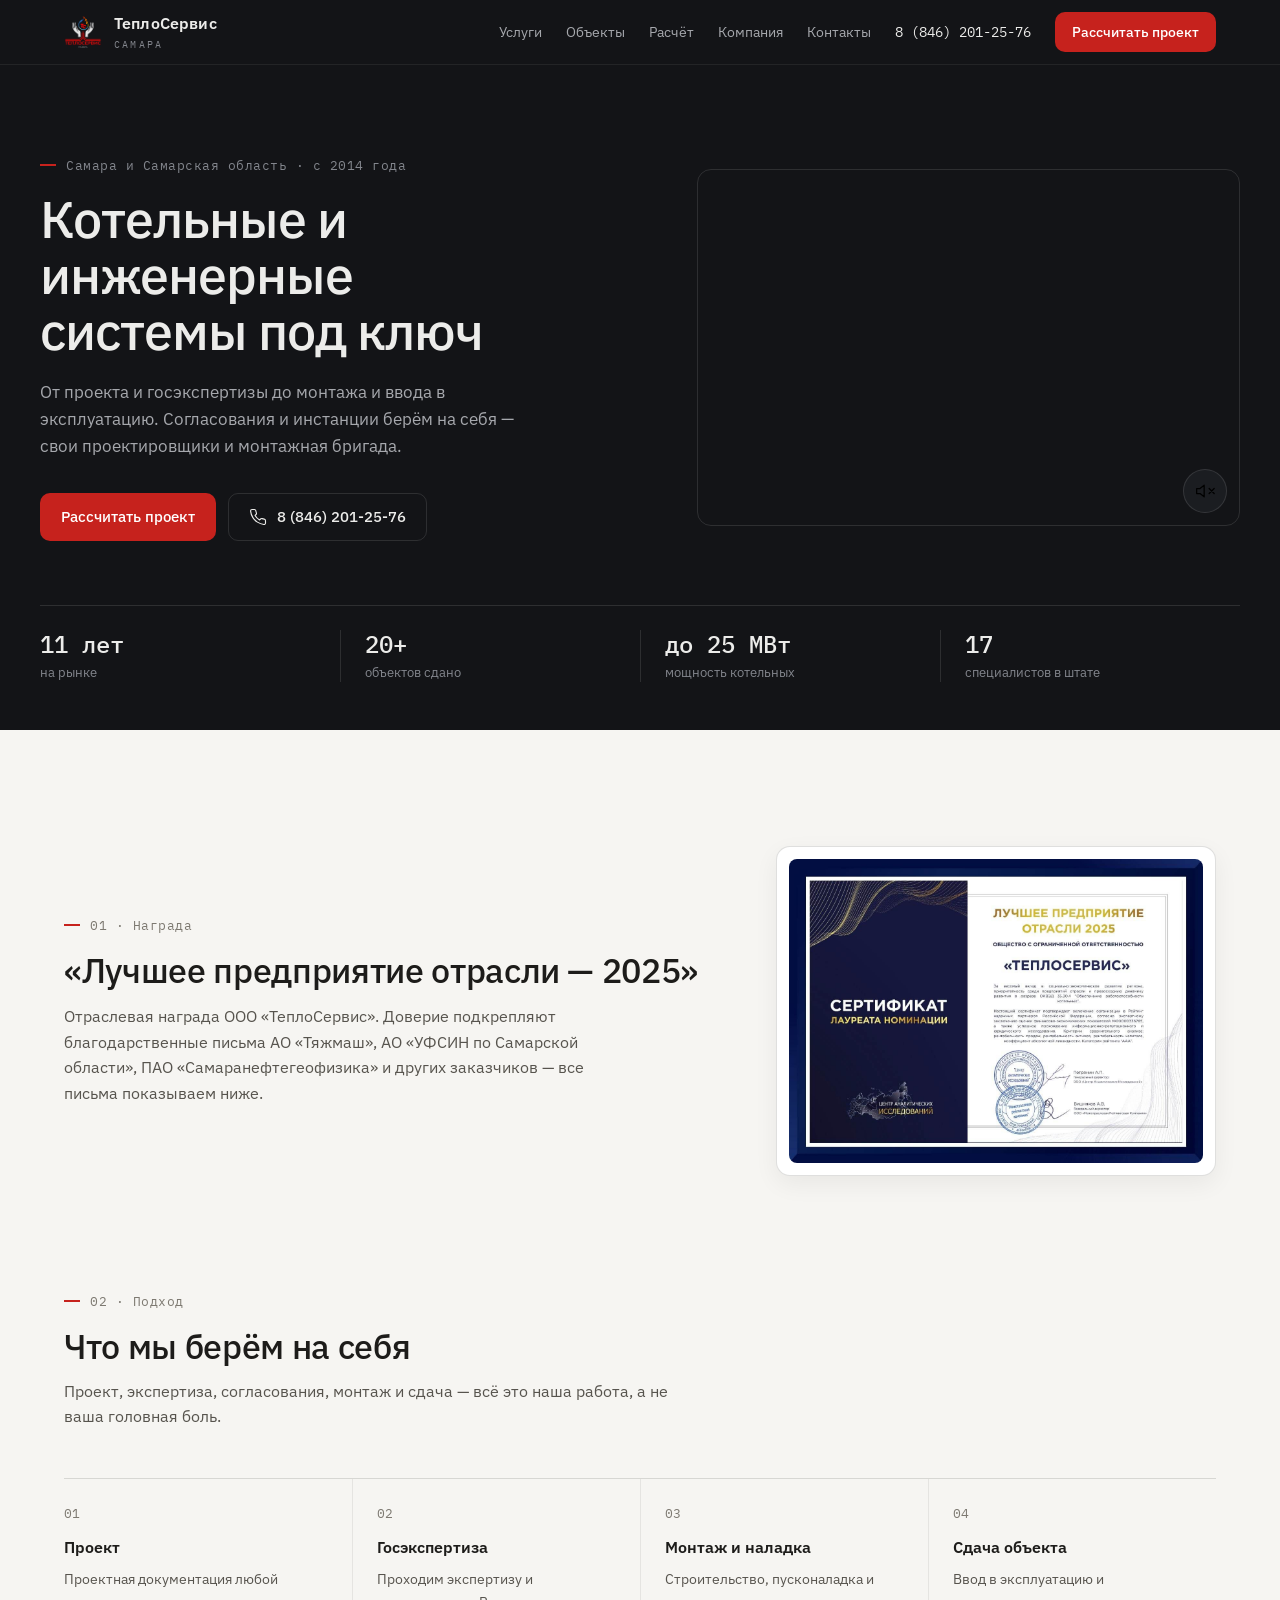
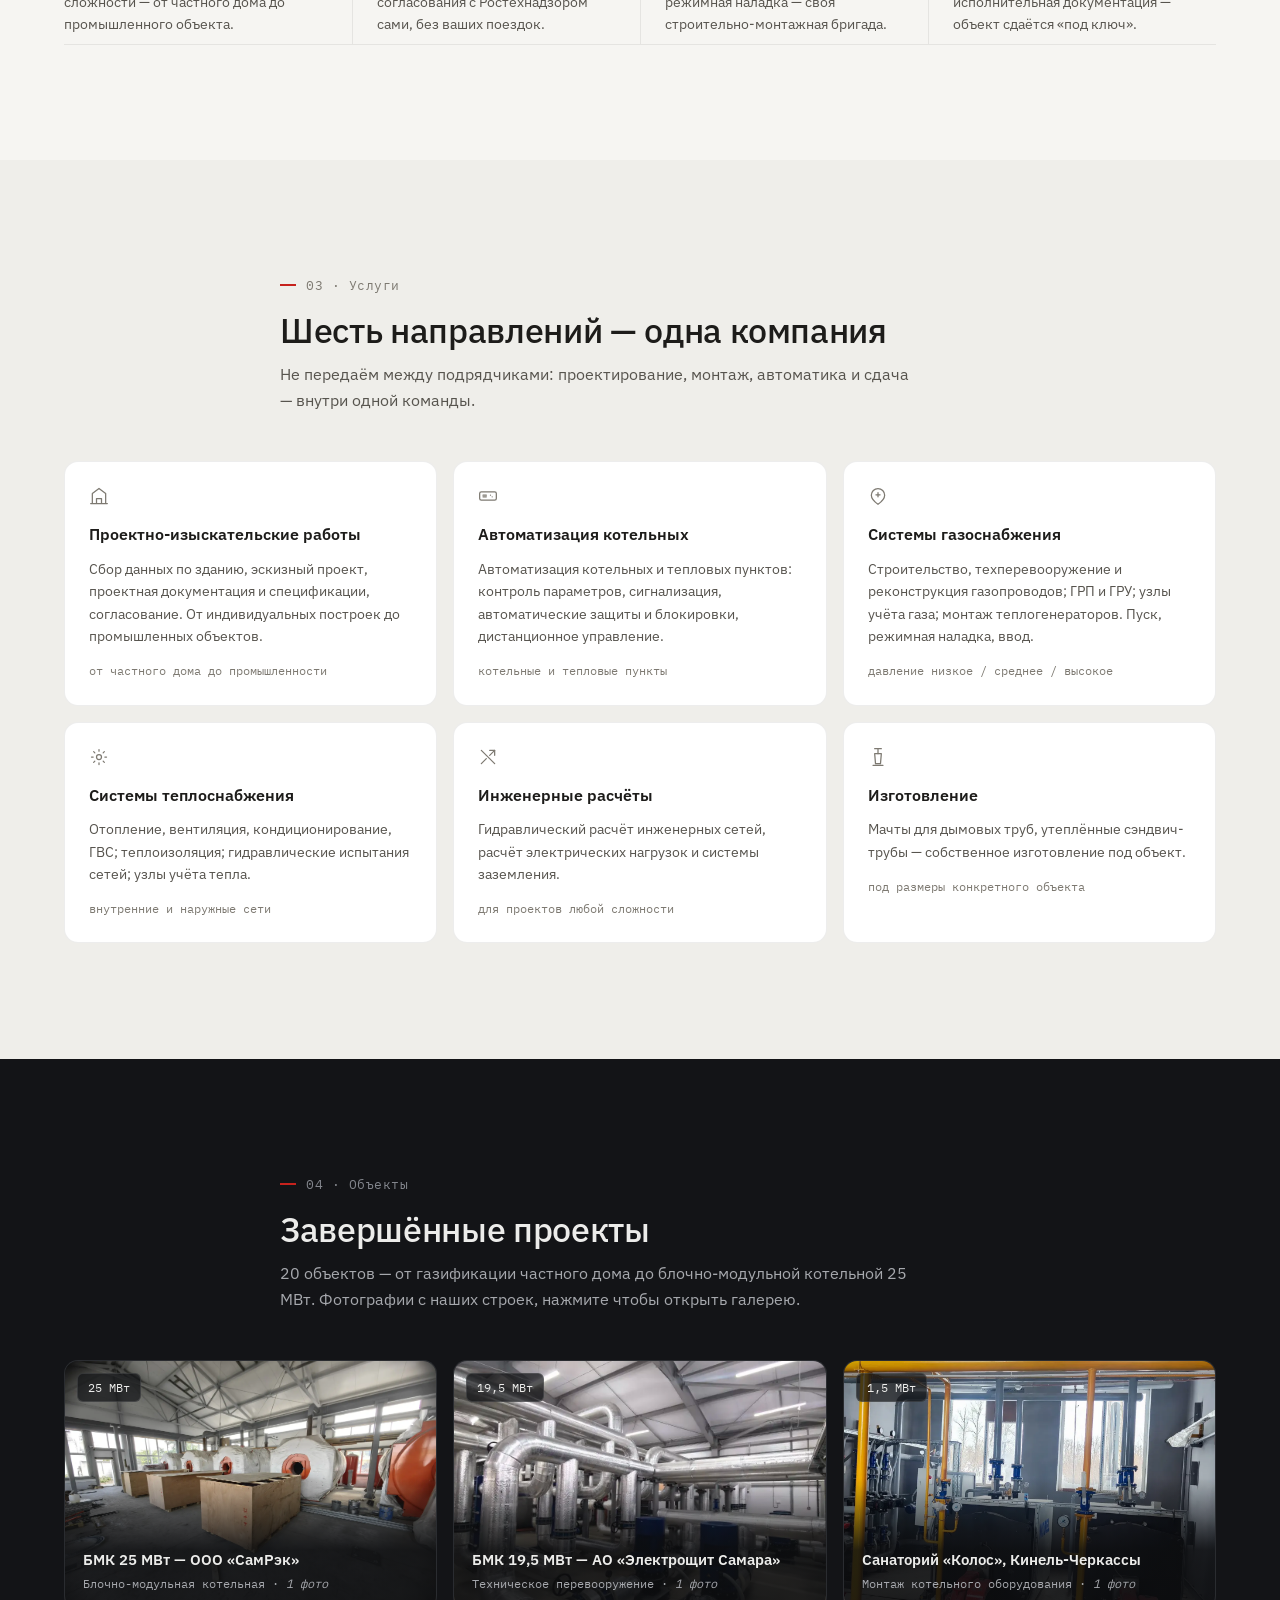
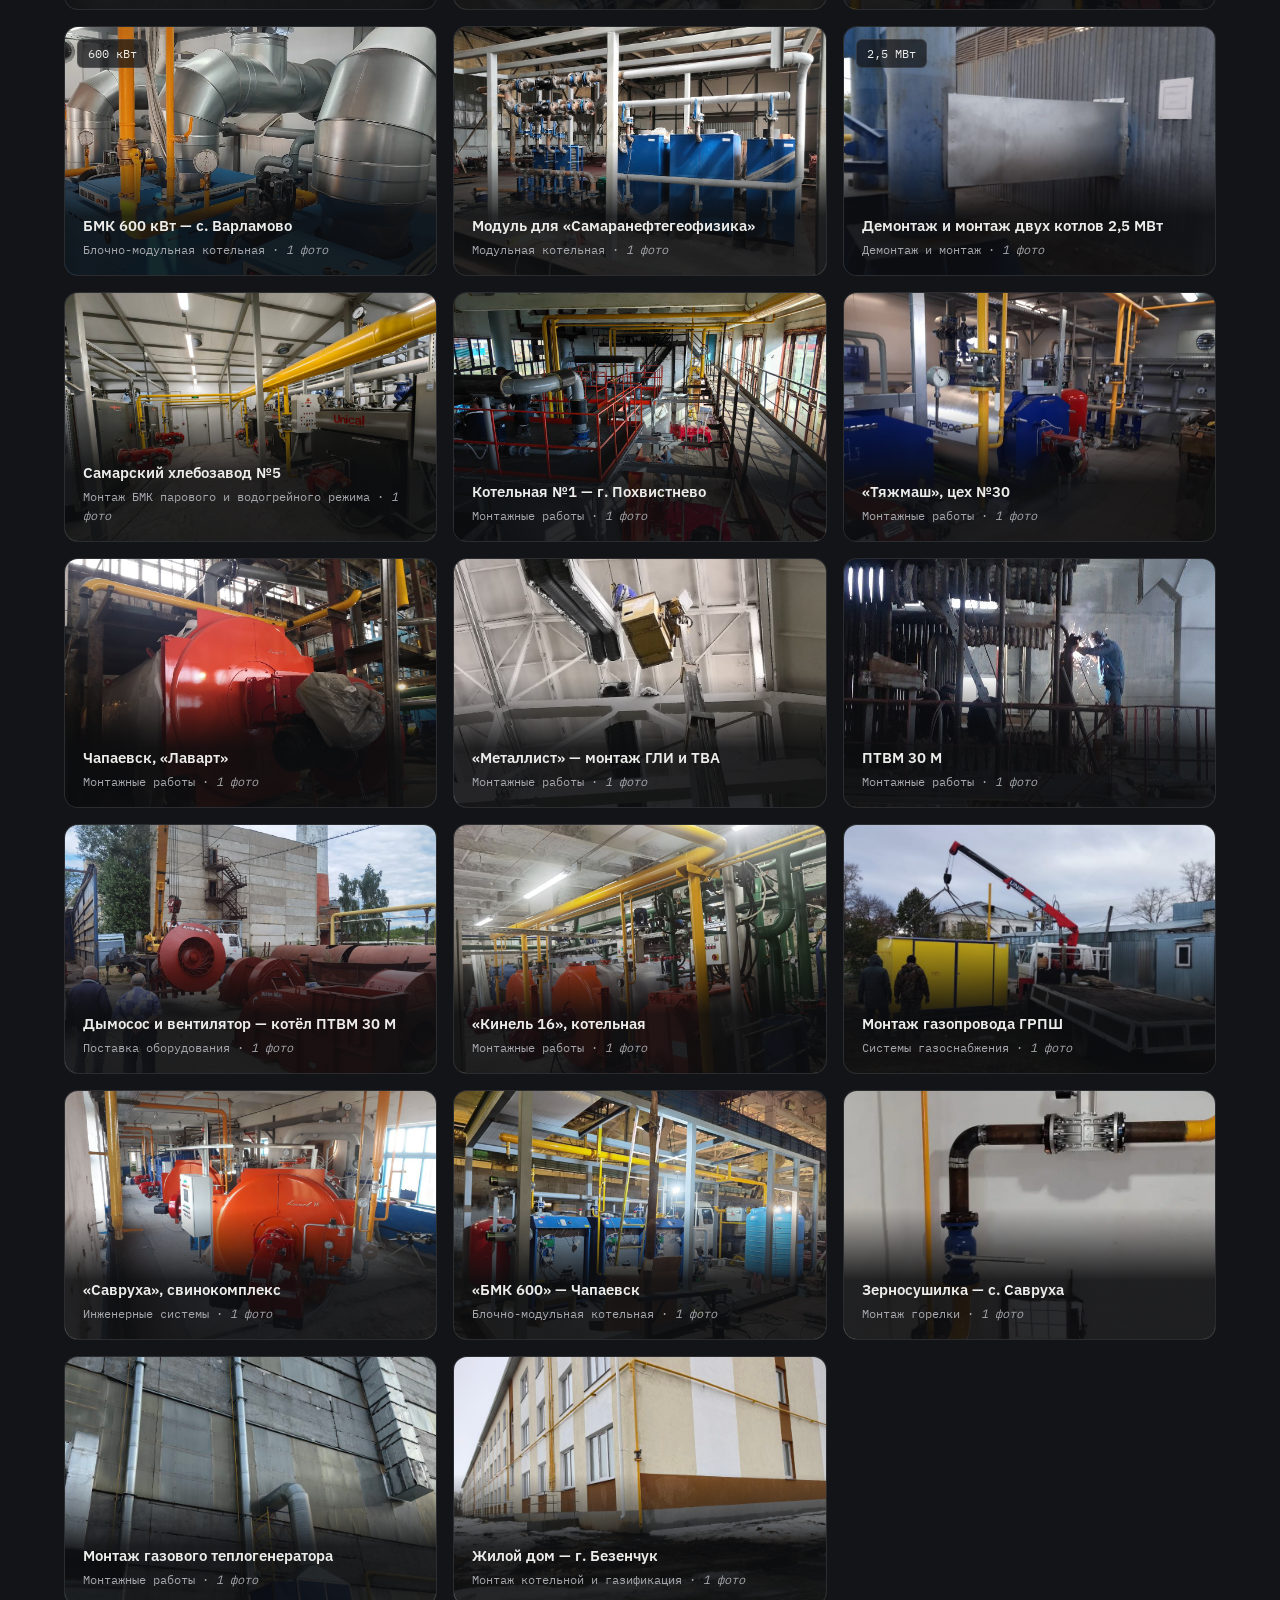
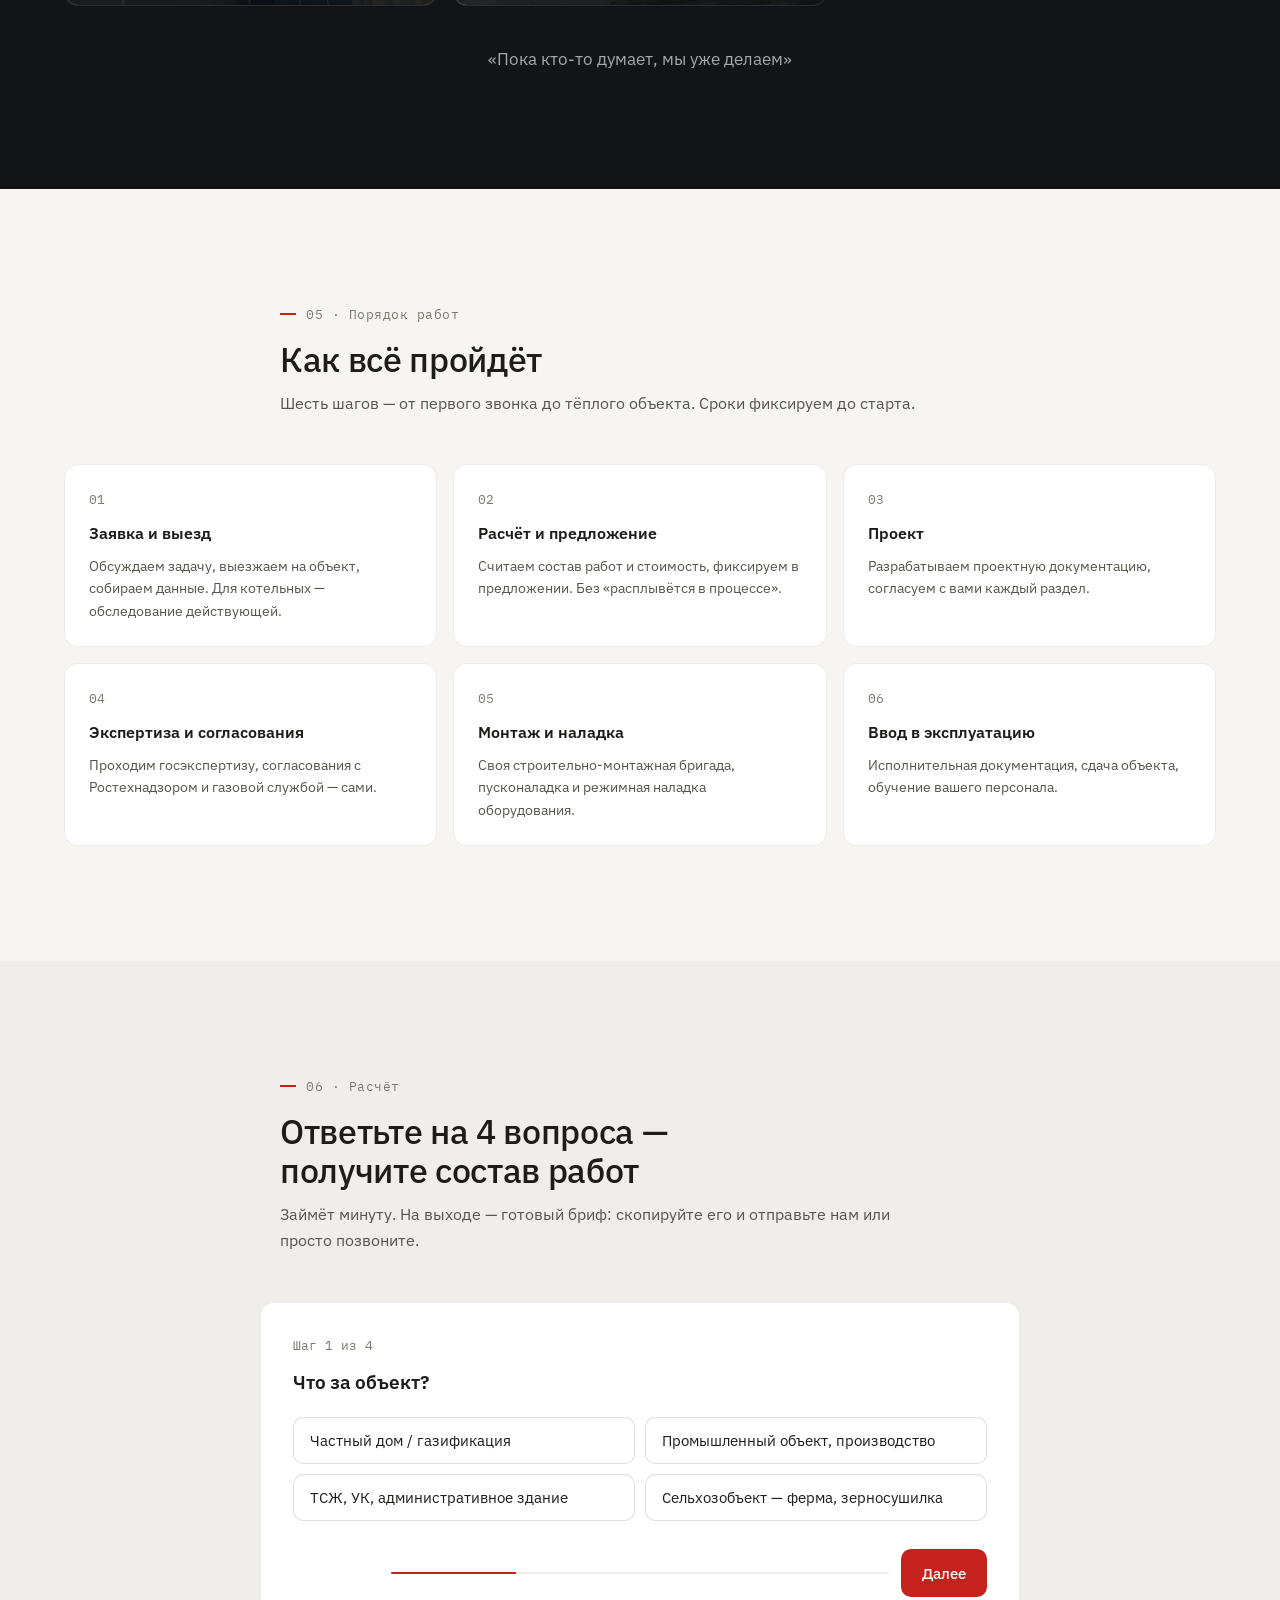
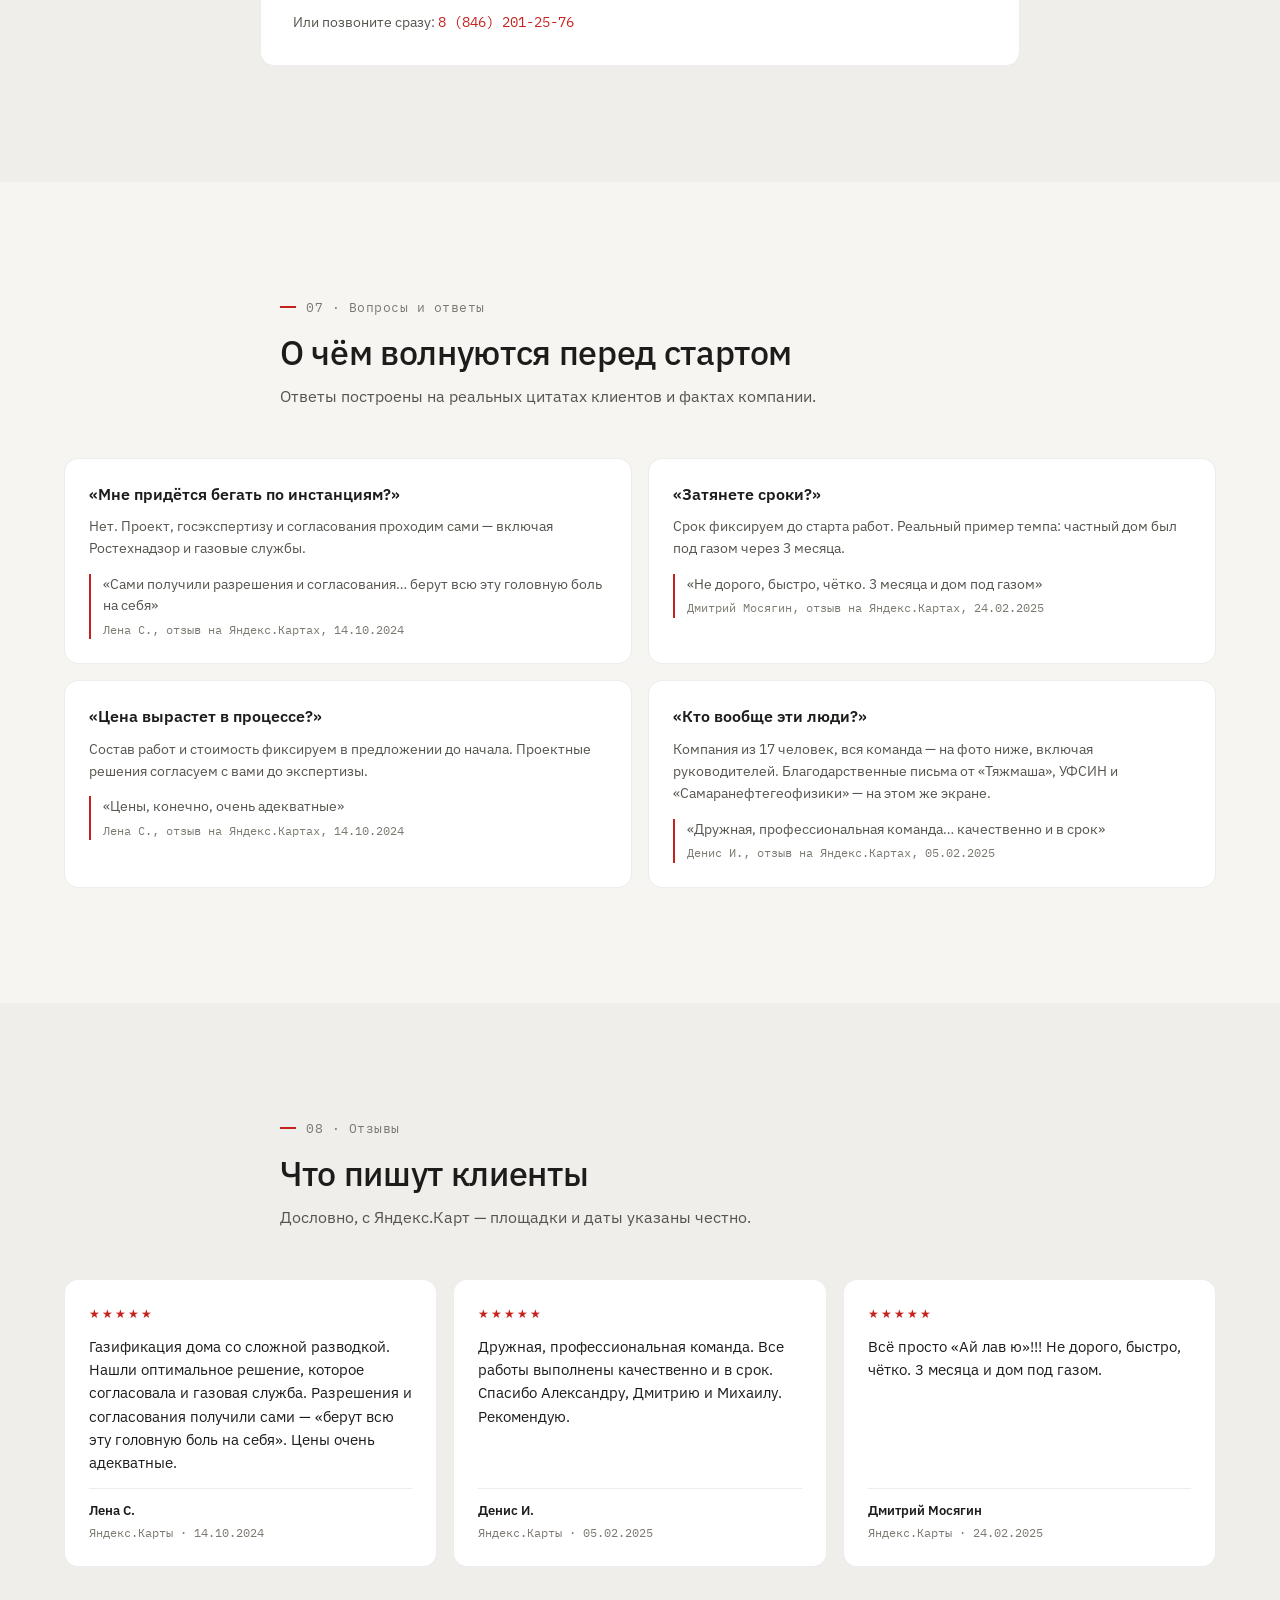
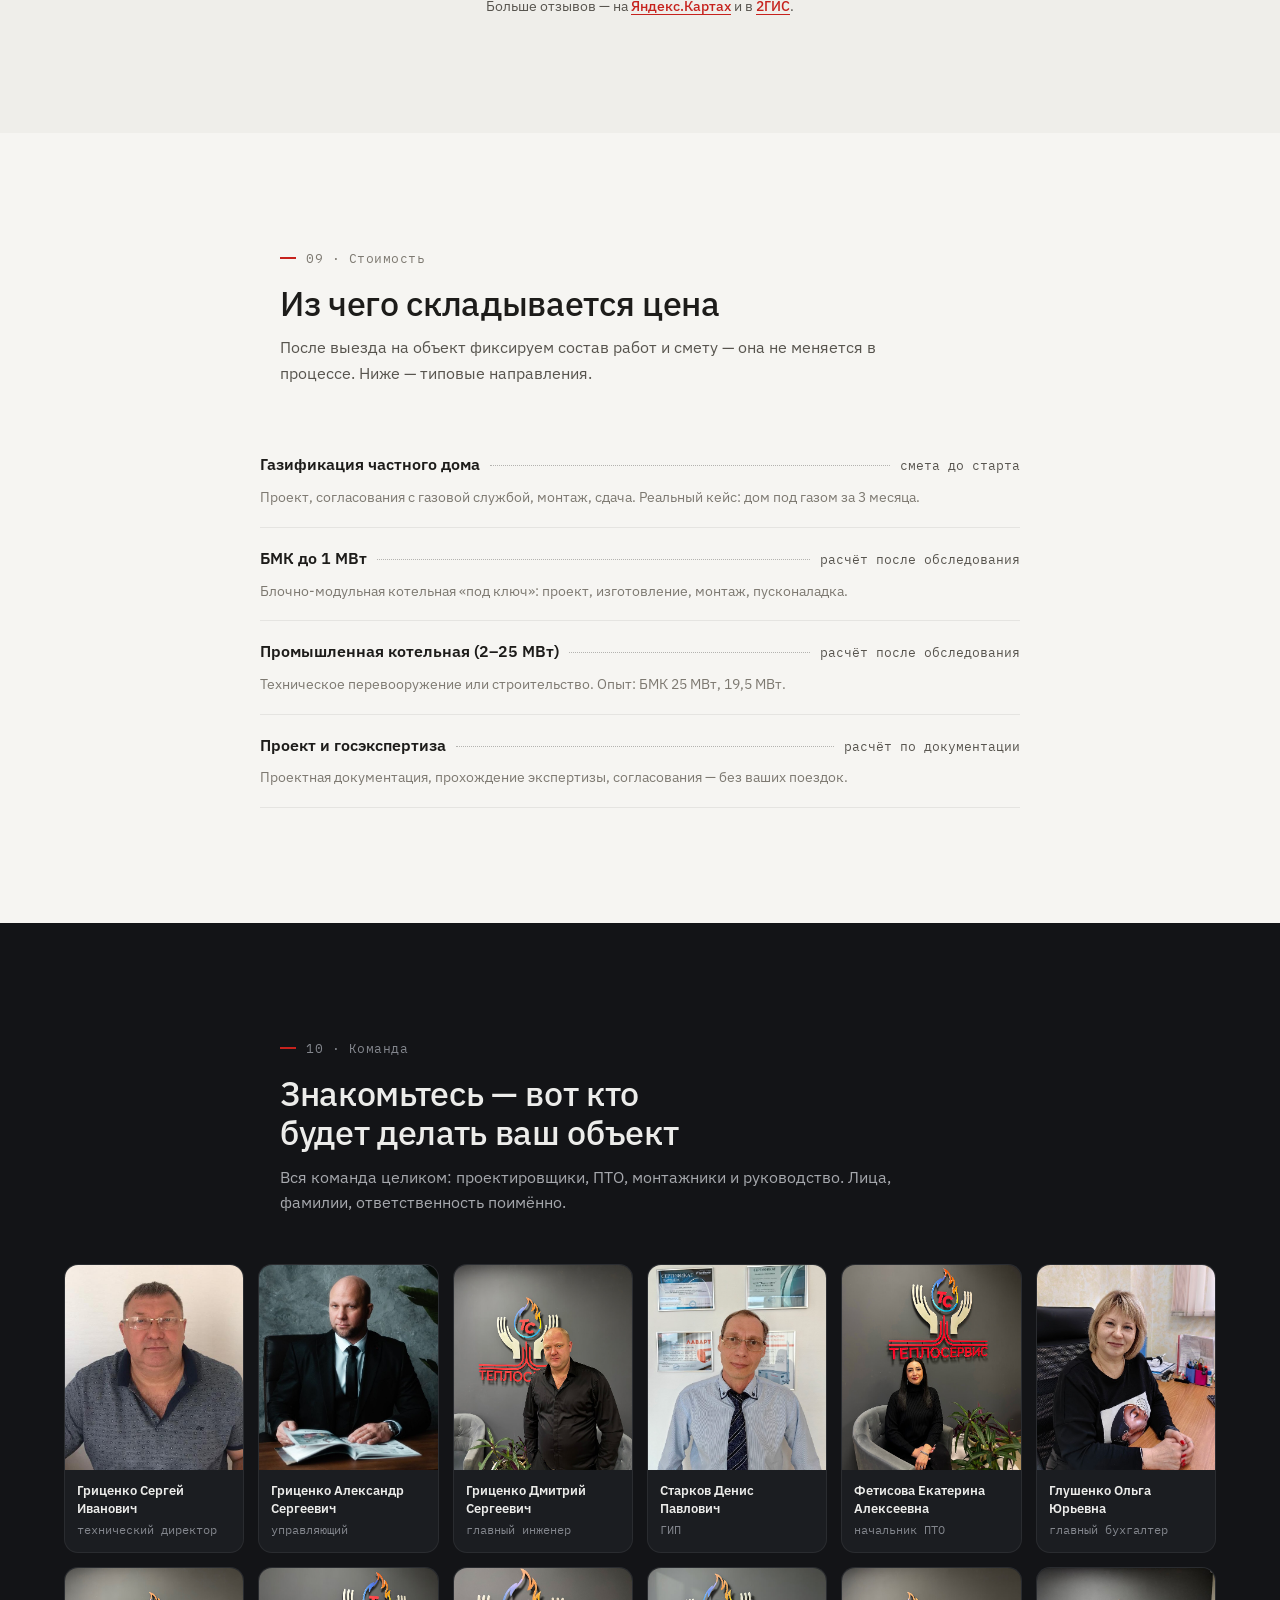
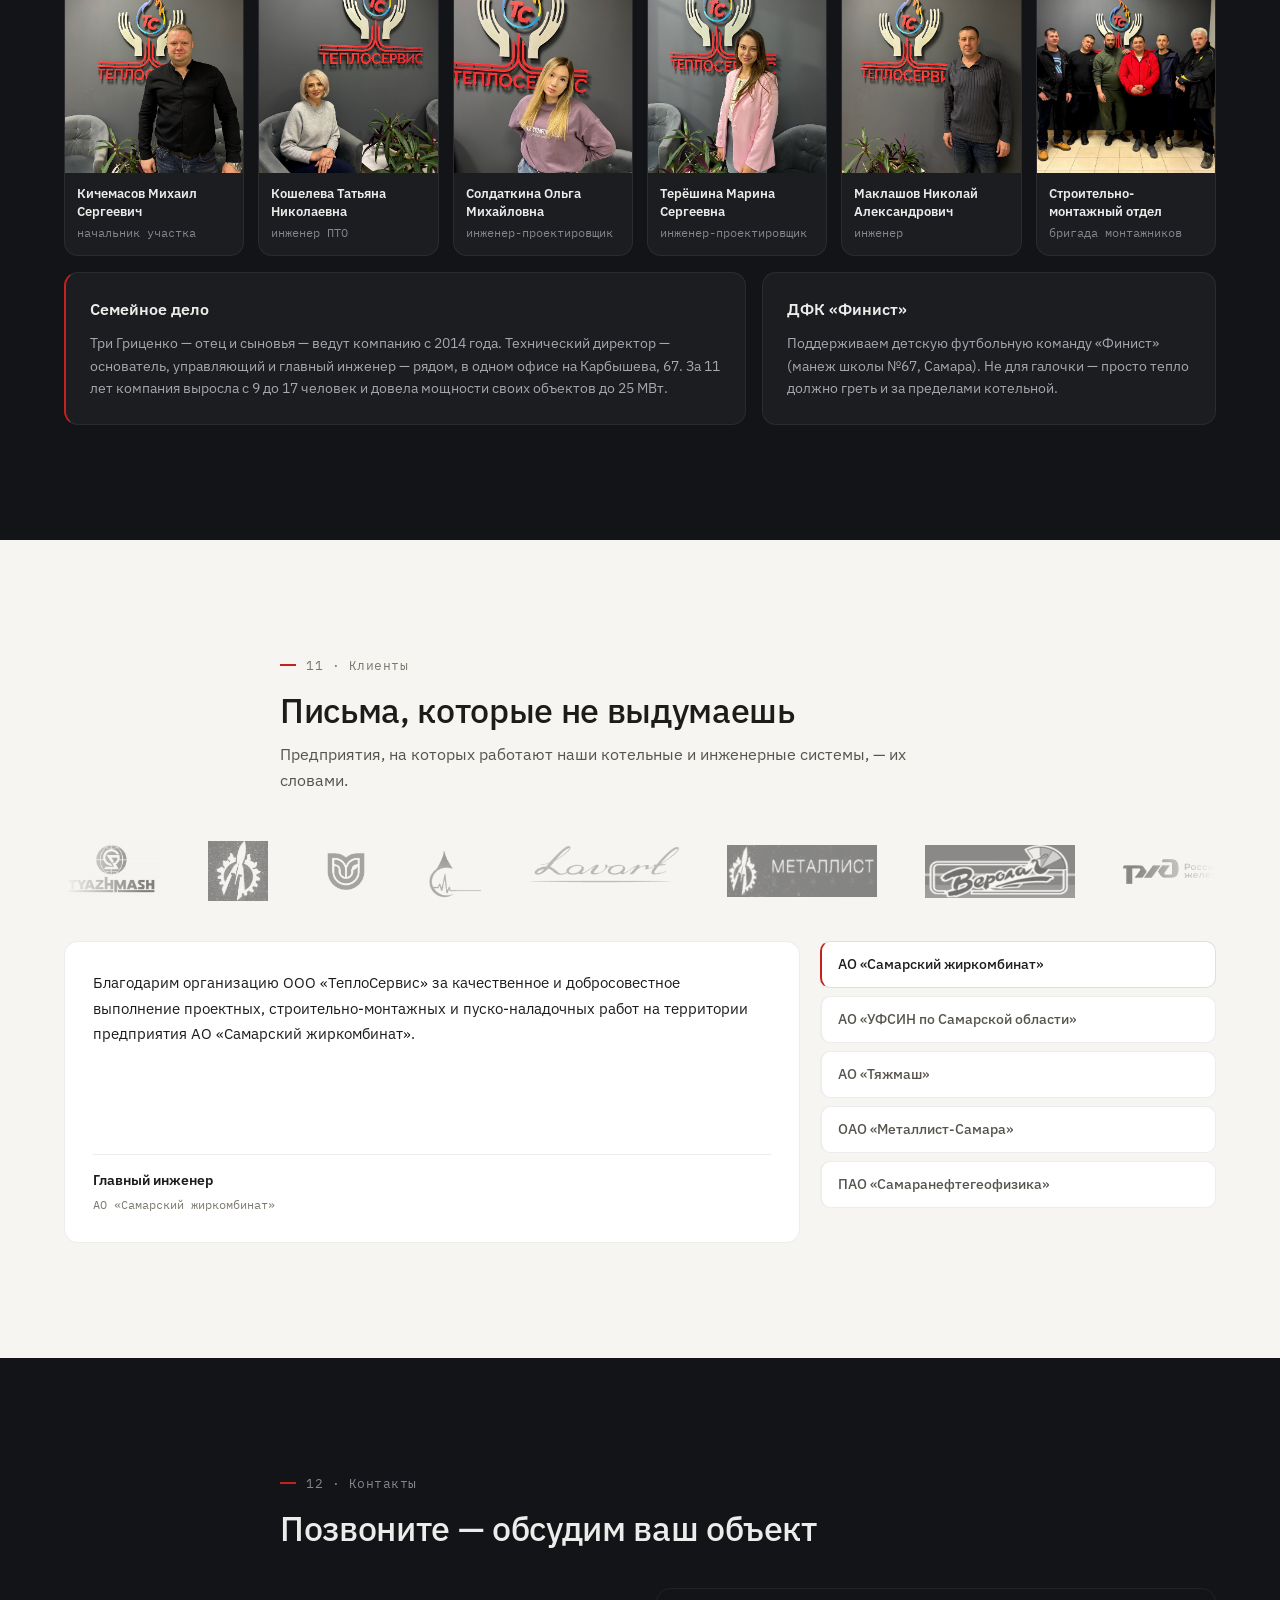
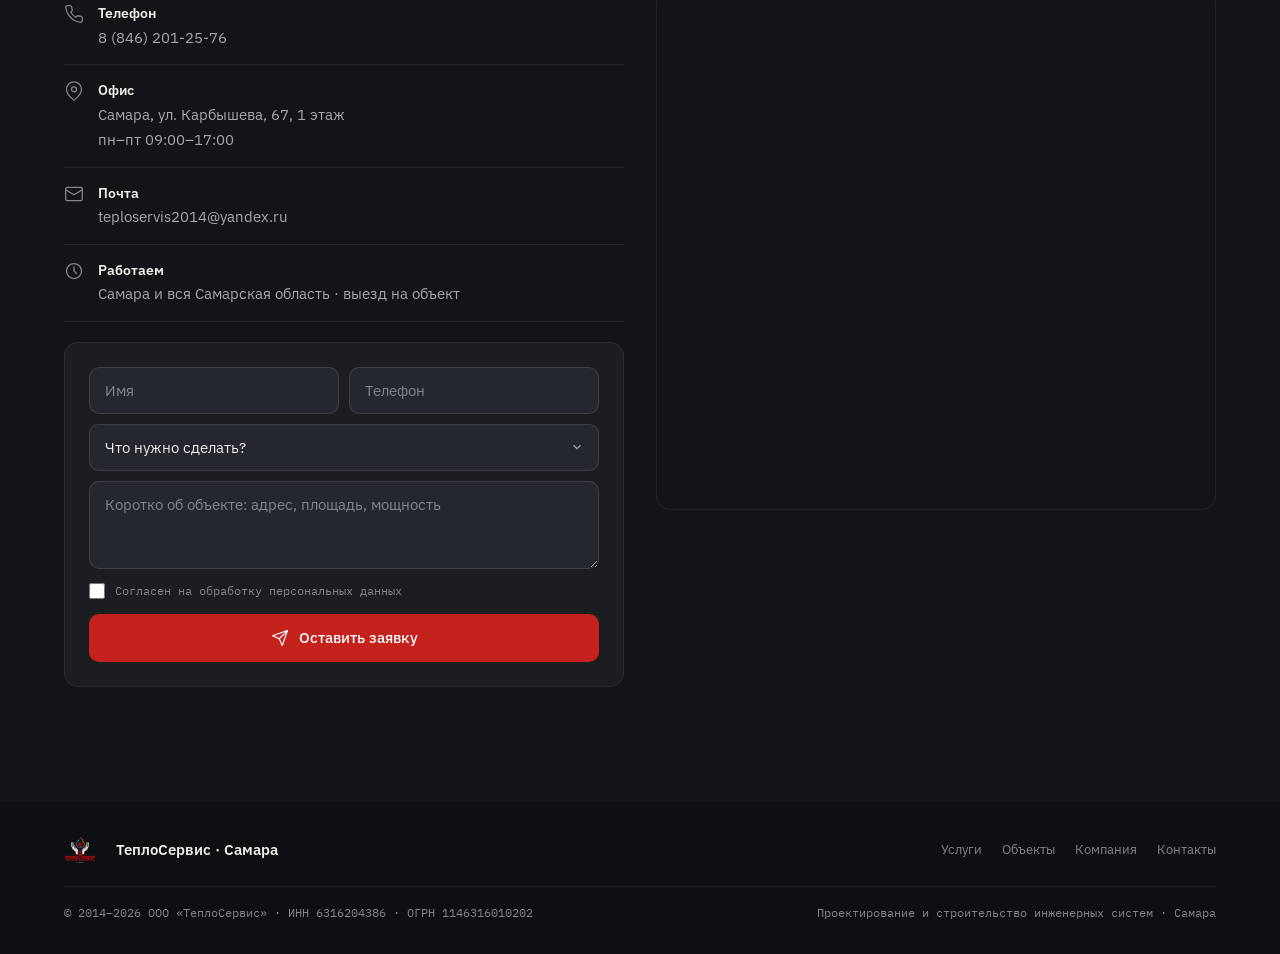
<file: v2/index.html>
<!DOCTYPE html>
<html lang="ru">
<head>
<meta charset="UTF-8">
<meta name="viewport" content="width=device-width, initial-scale=1.0">
<title>ТеплоСервис — котельные и инженерные системы под ключ в Самаре</title>
<meta name="description" content="Проектирование, монтаж и техническое перевооружение котельных в Самаре. Госэкспертиза, согласования и ввод в эксплуатацию — берём на себя. 11 лет, объекты до 25 МВт.">
<meta name="theme-color" content="#131417">
<meta property="og:title" content="ТеплоСервис — котельные и инженерные системы под ключ">
<meta property="og:description" content="От проекта и госэкспертизы до монтажа и ввода в эксплуатацию. Самара и Самарская область, объекты до 25 МВт.">
<meta property="og:image" content="assets/logo-192.png">
<meta property="og:type" content="website">
<link rel="canonical" href="https://xn--63-dlclatsyhnjed.xn--p1ai/">
<link rel="icon" href="assets/logo-192.png">
<link rel="stylesheet" href="assets/fonts.css">
<style>
:root{
  /* светлые поверхности — тёплая бумага, тёмные — сталь */
  --paper:#f6f5f2; --card:#ffffff; --raised:#efeeea;
  --ink:#1d1c1a; --ink-2:#57544e; --ink-3:#7d7971;
  --line:rgba(29,28,26,.14); --line-soft:rgba(29,28,26,.08);
  --coal-0:#131417; --coal-1:#1b1d21; --coal-2:#24272d;
  --wtext:#ececea; --wtext-2:#a6a8ad; --wtext-3:#83868d;
  --wline:rgba(236,236,234,.12); --wline-soft:rgba(236,236,234,.07);
  --red:#c6221d; --red-deep:#a91a15;
  --r-card:14px; --r-ctl:10px; --r-tag:6px;
  --sans:'IBM Plex Sans',system-ui,Arial,sans-serif;
  --mono:'IBM Plex Mono',Consolas,monospace;
  --ease:cubic-bezier(.22,1,.36,1);
}
*{margin:0;padding:0;box-sizing:border-box}
html{scroll-behavior:smooth}
body{font-family:var(--sans);color:var(--ink);background:var(--paper);line-height:1.6;font-size:16px;-webkit-font-smoothing:antialiased}
img{max-width:100%;display:block}
a{color:inherit;text-decoration:none}
button{font-family:inherit}
:focus-visible{outline:2px solid var(--red);outline-offset:2px}
.container{max-width:1200px;margin:0 auto;padding:0 24px}
.sec{padding:clamp(72px,9vw,120px) 0}
section[id]{scroll-margin-top:72px}
h1,h2{text-wrap:balance}
/* подпись раздела — моно-метка как в проектной документации */
.kicker{display:flex;align-items:center;gap:10px;font-family:var(--mono);font-weight:400;font-size:12.5px;letter-spacing:.04em;color:var(--ink-3);margin-bottom:16px}
.kicker::before{content:"";width:16px;height:2px;background:var(--red);flex:none}
.sec h2{font-size:clamp(24px,3vw,34px);font-weight:500;line-height:1.15;letter-spacing:-.01em}
.sec .lead{font-size:16px;color:var(--ink-2);max-width:640px;margin-top:12px}
.sec-head{max-width:720px;margin:0 auto 48px}
/* кнопки */
.btn{display:inline-flex;align-items:center;gap:10px;font-weight:500;font-size:15px;padding:0 20px;height:48px;border-radius:var(--r-ctl);border:1px solid transparent;cursor:pointer;transition:background .14s var(--ease),border-color .14s var(--ease),color .14s var(--ease),transform .1s var(--ease)}
.btn:active{transform:scale(.98)}
.btn svg{width:18px;height:18px;flex:none}
.btn-red{background:var(--red);color:#fff}
.btn-red:hover{background:var(--red-deep)}
.btn-ghost{background:transparent;color:var(--wtext);border-color:var(--wline)}
.btn-ghost:hover{border-color:var(--wtext-3);background:var(--coal-1)}
.btn-card{background:var(--card);color:var(--ink);border-color:var(--line)}
.btn-card:hover{background:var(--raised)}
/* шапка */
header{position:sticky;top:0;z-index:50;background:var(--coal-0);border-bottom:1px solid var(--wline-soft)}
.hd{display:flex;align-items:center;gap:24px;height:64px}
.hd-logo{display:flex;align-items:center;gap:12px;min-width:0}
.hd-logo img{width:38px;height:38px;flex:none}
.hd-name{font-weight:600;color:var(--wtext);font-size:16px;letter-spacing:.01em;white-space:nowrap}
.hd-name small{display:block;font-family:var(--mono);font-size:10px;font-weight:400;letter-spacing:.22em;color:var(--wtext-3)}
nav.hd-nav{margin-left:auto;display:flex;gap:24px}
nav.hd-nav a{color:var(--wtext-2);font-size:14px}
nav.hd-nav a:hover{color:var(--wtext)}
.hd-phone{font-family:var(--mono);font-size:14px;color:var(--wtext);white-space:nowrap}
.hd-phone:hover{color:var(--wtext-2)}
.hd-cta{height:40px;padding:0 16px;font-size:14px}
.burger{display:none;width:44px;height:44px;margin-left:auto;border:1px solid var(--wline);border-radius:var(--r-ctl);background:transparent;color:var(--wtext);cursor:pointer;align-items:center;justify-content:center}
.burger svg{width:20px;height:20px}
.m-menu{display:none;position:absolute;left:0;right:0;top:64px;background:var(--coal-0);border-bottom:1px solid var(--wline);padding:8px 24px 20px}
.m-menu.on{display:block}
.m-menu a{display:block;padding:12px 0;color:var(--wtext-2);font-size:15px;border-bottom:1px solid var(--wline-soft)}
.m-menu a:hover{color:var(--wtext)}
.m-menu .m-call{font-family:var(--mono);color:var(--wtext)}
@media(max-width:960px){nav.hd-nav,.hd-cta,.hd-phone{display:none}.burger{display:inline-flex}}
@media(max-width:600px){.hd{height:60px;gap:12px}.m-menu{top:60px}.hd-logo img{width:32px;height:32px}.hd-name{font-size:14px}}
/* hero */
.hero{background:var(--coal-0);color:var(--wtext)}
.hero-in{display:grid;grid-template-columns:1.05fr .95fr;gap:56px;align-items:center;padding:clamp(56px,7vw,104px) 0 64px}
.hero .kicker{color:var(--wtext-3)}
.hero h1{font-size:clamp(30px,4.2vw,52px);font-weight:500;line-height:1.08;letter-spacing:-.02em}
.hero .sub{margin-top:20px;font-size:17px;color:var(--wtext-2);max-width:480px}
.hero-cta{display:flex;gap:12px;margin-top:32px;flex-wrap:wrap}
.hero-video{position:relative;border-radius:var(--r-card);overflow:hidden;border:1px solid var(--wline)}
.hero-video video{width:100%;aspect-ratio:16/10.5;object-fit:cover;display:block}
.sound-toggle{position:absolute;right:12px;bottom:12px;width:44px;height:44px;border-radius:50%;border:1px solid var(--wline);background:var(--coal-1);display:flex;align-items:center;justify-content:center;cursor:pointer;transition:background .14s var(--ease)}
.sound-toggle:hover{background:var(--coal-2)}
.sound-toggle svg{width:20px;height:20px}
.hero-stats{display:grid;grid-template-columns:repeat(4,1fr);border-top:1px solid var(--wline);padding:24px 0 48px}
.hstat{padding:0 24px;border-left:1px solid var(--wline)}
.hstat:first-child{border-left:none;padding-left:0}
.hstat b{display:block;font-family:var(--mono);font-weight:500;font-size:24px;line-height:1.2;color:var(--wtext);white-space:nowrap;font-variant-numeric:tabular-nums}
.hstat span{font-size:12.5px;color:var(--wtext-3);display:block;margin-top:4px}
@media(max-width:960px){.hero-in{grid-template-columns:1fr;gap:36px;padding:48px 0 40px}.hero-video{order:-1}.hero-stats{grid-template-columns:repeat(2,1fr);row-gap:20px;padding-bottom:40px}.hstat:nth-child(3){border-left:none;padding-left:0}}
@media(max-width:420px){.hstat{padding:0 16px}.hstat b{font-size:20px}.hstat span{font-size:11.5px}}
/* сертификат */
.cert-in{display:grid;grid-template-columns:1fr 440px;gap:56px;align-items:center}
.cert-img{background:var(--card);border:1px solid var(--line);border-radius:var(--r-card);padding:12px;box-shadow:0 8px 24px rgba(0,0,0,.06);cursor:zoom-in}
.cert-img img{border-radius:8px}
.cert p{margin-top:14px;font-size:16px;color:var(--ink-2);max-width:520px}
@media(max-width:960px){.cert-in{grid-template-columns:1fr;gap:32px}.cert-img{max-width:440px}}
/* что берём на себя */
.pr-grid{display:grid;grid-template-columns:repeat(4,1fr);gap:0;border-top:1px solid var(--line)}
.pr-card{padding:24px 24px 8px 0;border-bottom:1px solid var(--line-soft)}
.pr-card:not(:first-child){padding-left:24px;border-left:1px solid var(--line-soft)}
.pr-card .n{font-family:var(--mono);font-size:12.5px;color:var(--ink-3);display:block;margin-bottom:12px}
.pr-card b{font-size:16px;font-weight:600;display:block;margin-bottom:8px}
.pr-card p{font-size:14px;color:var(--ink-2)}
@media(max-width:960px){.pr-grid{grid-template-columns:repeat(2,1fr)}.pr-card:nth-child(3){padding-left:0;border-left:none}.pr-card{padding-bottom:24px}}
@media(max-width:560px){.pr-grid{grid-template-columns:1fr}.pr-card{padding-left:0!important;border-left:none!important}}
/* услуги */
.sv-grid{display:grid;grid-template-columns:repeat(3,1fr);gap:16px}
.sv-card{background:var(--card);border:1px solid var(--line-soft);border-radius:var(--r-card);padding:24px;transition:border-color .14s var(--ease)}
.sv-card:hover{border-color:var(--line)}
.sv-card .ic{height:20px;margin-bottom:16px;color:var(--ink-3)}
.sv-card .ic svg{width:20px;height:20px}
.sv-card h3{font-size:16px;font-weight:600;margin-bottom:10px}
.sv-card p{font-size:14px;color:var(--ink-2)}
.sv-card .more{display:block;margin-top:14px;font-family:var(--mono);font-size:12px;color:var(--ink-3)}
@media(max-width:960px){.sv-grid{grid-template-columns:repeat(2,1fr)}}
@media(max-width:560px){.sv-grid{grid-template-columns:1fr}}
/* объекты */
.projects{background:var(--coal-0);color:var(--wtext)}
.projects .kicker{color:var(--wtext-3)}
.projects .lead{color:var(--wtext-2)}
.pj-grid{display:grid;grid-template-columns:repeat(3,1fr);gap:16px}
.pj{position:relative;border-radius:var(--r-card);overflow:hidden;min-height:250px;display:flex;align-items:flex-end;background:var(--coal-1);border:1px solid var(--wline-soft);cursor:zoom-in}
.pj img{position:absolute;inset:0;width:100%;height:100%;object-fit:cover;transition:opacity .3s var(--ease)}
.pj:hover img{opacity:.82}
.pj .ov{position:relative;z-index:2;width:100%;padding:72px 18px 16px;background:linear-gradient(transparent,rgba(12,13,15,.88) 55%)}
.pj b{font-size:15px;font-weight:600;display:block;line-height:1.35}
.pj .ov span{font-family:var(--mono);font-size:12px;color:var(--wtext-2);margin-top:4px;display:block}
.pj .mw{position:absolute;top:12px;left:12px;z-index:3;font-family:var(--mono);font-size:12px;color:var(--wtext);background:rgba(19,20,23,.72);border:1px solid var(--wline);border-radius:var(--r-tag);padding:4px 10px;font-variant-numeric:tabular-nums}
.pj-zoom{position:absolute;top:12px;right:12px;z-index:3;width:36px;height:36px;border-radius:50%;background:rgba(19,20,23,.72);border:1px solid var(--wline);display:flex;align-items:center;justify-content:center;opacity:0;transition:opacity .14s var(--ease)}
.pj:hover .pj-zoom,.tm:hover .tm-zoom{opacity:1}
.pj-zoom svg,.tm-zoom svg{width:16px;height:16px;color:var(--wtext)}
.pj-quote{margin-top:40px;text-align:center;font-size:17px;color:var(--wtext-2)}
.pj-quote em{font-style:normal;color:var(--wtext)}
@media(max-width:960px){.pj-grid{grid-template-columns:repeat(2,1fr)}}
@media(max-width:560px){.pj-grid{grid-template-columns:1fr}}
@media(hover:none){.pj-zoom{opacity:1}.tm-zoom{opacity:1}}
/* порядок работ */
.st-grid{display:grid;grid-template-columns:repeat(3,1fr);gap:16px}
.st{background:var(--card);border:1px solid var(--line-soft);border-radius:var(--r-card);padding:24px}
.st .n{font-family:var(--mono);font-size:12.5px;color:var(--ink-3);display:block;margin-bottom:12px;font-variant-numeric:tabular-nums}
.st b{font-size:16px;font-weight:600;display:block;margin-bottom:8px}
.st p{font-size:14px;color:var(--ink-2)}
@media(max-width:960px){.st-grid{grid-template-columns:repeat(2,1fr)}}
@media(max-width:560px){.st-grid{grid-template-columns:1fr}}
/* квиз */
.quiz-wrap{background:var(--card);border:1px solid var(--line-soft);border-radius:var(--r-card);padding:32px;max-width:760px;margin:0 auto}
.q-step{display:none}
.q-step.on{display:block}
.q-meta{font-family:var(--mono);font-size:12.5px;color:var(--ink-3);display:block;margin-bottom:12px}
.q-q{font-size:19px;font-weight:600;margin-bottom:20px}
.q-opts{display:grid;grid-template-columns:repeat(2,1fr);gap:10px}
.q-opt{border:1px solid var(--line);border-radius:var(--r-ctl);padding:13px 16px;cursor:pointer;font-size:15px;font-weight:400;background:var(--card);color:var(--ink);text-align:left;transition:border-color .14s var(--ease),background .14s var(--ease)}
.q-opt:hover{background:var(--raised)}
.q-opt.sel{border-color:var(--red);background:#faf1f0;box-shadow:inset 0 0 0 1px var(--red)}
.q-nav{display:flex;justify-content:space-between;align-items:center;margin-top:28px;gap:12px;flex-wrap:wrap}
.q-progress{flex:1;height:2px;border-radius:1px;background:var(--line-soft);min-width:120px;overflow:hidden}
.q-progress i{display:block;height:100%;width:25%;background:var(--red);transition:width .3s var(--ease)}
.q-inputs{display:grid;gap:10px;max-width:420px}
.q-inputs input{background:var(--card);border:1px solid var(--line);border-radius:var(--r-ctl);padding:13px 16px;color:var(--ink);font-size:15px;font-family:var(--sans)}
.q-inputs input::placeholder{color:var(--ink-3)}
.q-note{font-size:14px;color:var(--ink-2);margin-top:16px}
.q-result{display:none}
.q-result.on{display:block}
.q-sum{background:var(--raised);border:1px solid var(--line-soft);border-radius:var(--r-ctl);padding:18px;font-family:var(--mono);font-size:13px;line-height:1.7;white-space:pre-line;color:var(--ink-2)}
.q-actions{display:flex;gap:10px;margin-top:20px;flex-wrap:wrap}
.quiz-phone{margin-top:14px;font-size:14px;color:var(--ink-2)}
.quiz-phone a{font-family:var(--mono);color:var(--red)}
.quiz-phone a:hover{text-decoration:underline}
@media(max-width:560px){.q-opts{grid-template-columns:1fr}.quiz-wrap{padding:24px 18px}}
/* честные ответы */
.faq-grid{display:grid;grid-template-columns:repeat(2,1fr);gap:16px}
.faq-card{background:var(--card);border:1px solid var(--line-soft);border-radius:var(--r-card);padding:24px}
.faq-card b{font-size:16px;font-weight:600;line-height:1.4;display:block}
.faq-card p{font-size:14px;color:var(--ink-2);margin-top:10px}
.faq-card .cite{margin-top:14px;font-size:13.5px;color:var(--ink-2);border-left:2px solid var(--red);padding-left:12px}
.faq-card .cite small{display:block;font-family:var(--mono);color:var(--ink-3);margin-top:4px;font-size:11.5px}
@media(max-width:760px){.faq-grid{grid-template-columns:1fr}}
/* отзывы */
.rv-grid{display:grid;grid-template-columns:repeat(3,1fr);gap:16px}
.rv{background:var(--card);border:1px solid var(--line-soft);border-radius:var(--r-card);padding:24px;display:flex;flex-direction:column}
.rv .stars{font-family:var(--mono);font-size:12px;color:var(--red);letter-spacing:2px}
.rv p{font-size:14.5px;margin-top:12px;flex:1}
.rv .who{margin-top:14px;padding-top:12px;border-top:1px solid var(--line-soft);font-size:13px;font-weight:600}
.rv .who small{display:block;font-family:var(--mono);font-weight:400;color:var(--ink-3);font-size:11.5px;margin-top:2px}
.rv-cta{text-align:center;margin-top:28px;font-size:14px;color:var(--ink-2)}
.rv-cta a{color:var(--red);font-weight:500;text-decoration:underline;text-underline-offset:3px}
@media(max-width:960px){.rv-grid{grid-template-columns:1fr}}
/* стоимость */
.price-rows{max-width:760px;margin:0 auto}
.prow{display:flex;align-items:baseline;gap:10px;flex-wrap:wrap;padding:18px 0;border-bottom:1px solid var(--line-soft)}
.prow b{font-size:15.5px;font-weight:600}
.prow .dots{flex:1;min-width:32px;border-bottom:1px dotted rgba(29,28,26,.3);transform:translateY(-4px)}
.prow .val{font-family:var(--mono);font-size:13px;color:var(--ink-2);white-space:nowrap}
.prow small{width:100%;font-size:13.5px;color:var(--ink-3)}
/* команда */
.team{background:var(--coal-0);color:var(--wtext)}
.team .kicker{color:var(--wtext-3)}
.team .lead{color:var(--wtext-2)}
.tm-grid{display:grid;grid-template-columns:repeat(6,1fr);gap:14px}
.tm{position:relative;background:var(--coal-1);border-radius:var(--r-card);overflow:hidden;border:1px solid var(--wline-soft);cursor:zoom-in}
.tm img{width:100%;aspect-ratio:603/695;object-fit:cover}
.tm .nm{padding:12px}
.tm b{font-size:13px;font-weight:600;display:block;line-height:1.35}
.tm span{font-family:var(--mono);font-size:11.5px;color:var(--wtext-3);margin-top:4px;display:block}
.tm-zoom{position:absolute;top:10px;right:10px;z-index:3;width:34px;height:34px;border-radius:50%;background:rgba(19,20,23,.72);border:1px solid var(--wline);display:flex;align-items:center;justify-content:center;opacity:0;transition:opacity .14s var(--ease)}
.family{margin-top:16px;display:grid;grid-template-columns:1.2fr .8fr;gap:16px;align-items:stretch}
.fam-note,.fam-finst{background:var(--coal-1);border:1px solid var(--wline-soft);border-radius:var(--r-card);padding:24px}
.fam-note{border-left:2px solid var(--red)}
.fam-note b,.fam-finst b{font-size:16px;font-weight:600;display:block;margin-bottom:10px}
.fam-note p,.fam-finst p{font-size:14px;color:var(--wtext-2)}
@media(max-width:960px){.tm-grid{grid-template-columns:repeat(4,1fr)}.family{grid-template-columns:1fr}}
@media(max-width:560px){.tm-grid{grid-template-columns:repeat(2,1fr)}}
/* клиенты и письма */
.mq{overflow:hidden;margin-bottom:40px;position:relative}
.mq::before,.mq::after{content:"";position:absolute;top:0;bottom:0;width:80px;z-index:2;pointer-events:none}
.mq::before{left:0;background:linear-gradient(90deg,var(--paper),transparent)}
.mq::after{right:0;background:linear-gradient(-90deg,var(--paper),transparent)}
.mq-track{display:flex;align-items:center;gap:48px;width:max-content;animation:mq 44s linear infinite}
.mq:hover .mq-track{animation-play-state:paused}
@keyframes mq{from{transform:translateX(0)}to{transform:translateX(-50%)}}
.mq-track img{height:60px;width:auto;max-width:150px;object-fit:contain;filter:grayscale(1);opacity:.55;mix-blend-mode:multiply;transition:filter .2s,opacity .2s}
.mq-track img:hover{filter:grayscale(0);opacity:1}
.lt-tabs{display:grid;grid-template-columns:1.3fr .7fr;gap:20px;align-items:start}
.lt-quote{background:var(--card);border:1px solid var(--line-soft);border-radius:var(--r-card);padding:28px}
.lt-quote p{font-size:15px;line-height:1.7;min-height:168px;color:var(--ink)}
.lt-quote .who{margin-top:16px;padding-top:14px;border-top:1px solid var(--line-soft);font-size:14px;font-weight:600}
.lt-quote .who span{display:block;font-family:var(--mono);font-weight:400;color:var(--ink-3);font-size:12px;margin-top:3px}
.lt-nav{display:grid;gap:8px}
.lt-nav button{text-align:left;font-size:13.5px;font-weight:500;line-height:1.4;padding:13px 16px;border:1px solid var(--line-soft);border-left:2px solid var(--line-soft);border-radius:var(--r-ctl);background:var(--card);cursor:pointer;transition:border-color .14s var(--ease),background .14s var(--ease);color:var(--ink-2)}
.lt-nav button:hover{border-color:var(--line);background:var(--raised)}
.lt-nav button.on{border-color:var(--line);border-left-color:var(--red);background:var(--card);color:var(--ink)}
@media(max-width:760px){.lt-tabs{grid-template-columns:1fr}.mq-track{gap:32px}.mq-track img{height:48px}}
/* контакты */
.contact{background:var(--coal-0);color:var(--wtext)}
.contact .kicker{color:var(--wtext-3)}
.ct-grid{display:grid;grid-template-columns:1fr 1fr;gap:32px;align-items:start}
.ct-item{display:flex;gap:14px;align-items:flex-start;padding:14px 0;border-bottom:1px solid var(--wline-soft)}
.ct-item .ic{color:var(--wtext-3);flex:none;height:22px;padding-top:2px}
.ct-item .ic svg{width:20px;height:20px}
.ct-item b{font-size:14px;font-weight:600;display:block;color:var(--wtext)}
.ct-item a,.ct-item span.v{font-size:14.5px;color:var(--wtext-2)}
.ct-item a:hover{color:var(--wtext)}
.lead-form{margin-top:20px;background:var(--coal-1);border:1px solid var(--wline-soft);border-radius:var(--r-card);padding:24px;display:grid;gap:10px}
.lead-form .row2{display:grid;grid-template-columns:1fr 1fr;gap:10px}
.lead-form input,.lead-form select,.lead-form textarea{width:100%;background:var(--coal-2);border:1px solid var(--wline);border-radius:var(--r-ctl);padding:13px 15px;color:var(--wtext);font-size:14.5px;font-family:var(--sans)}
.lead-form select{appearance:none;background-image:url("data:image/svg+xml,%3Csvg xmlns='http://www.w3.org/2000/svg' width='14' height='14' viewBox='0 0 24 24' fill='none' stroke='%23a6a8ad' stroke-width='2'%3E%3Cpath d='M6 9l6 6 6-6'/%3E%3C/svg%3E");background-repeat:no-repeat;background-position:right 14px center}
.lead-form select option{color:var(--ink);background:#fff}
.lead-form textarea{min-height:88px;resize:vertical}
.lead-form input::placeholder,.lead-form textarea::placeholder{color:var(--wtext-3)}
.lead-form label.consent{display:flex;gap:10px;font-family:var(--mono);font-size:12px;color:var(--wtext-3);align-items:flex-start;cursor:pointer;margin-top:2px}
.lead-form label.consent input{width:16px;height:16px;margin-top:2px;accent-color:var(--red);flex:none}
.lead-form .btn{justify-content:center;margin-top:4px}
.map-box{border-radius:var(--r-card);overflow:hidden;border:1px solid var(--wline-soft);min-height:520px;position:relative}
.map-box iframe{width:100%;height:100%;min-height:520px;border:0;display:block}
@media(max-width:820px){.ct-grid{grid-template-columns:1fr}.lead-form .row2{grid-template-columns:1fr}.map-box{min-height:340px}.map-box iframe{min-height:340px}}
/* футер */
footer{background:#0e0f12;color:var(--wtext-3);padding:32px 0}
.ft{display:flex;gap:20px;align-items:center;flex-wrap:wrap}
.ft img{width:32px;height:32px}
.ft b{color:var(--wtext);font-weight:600;font-size:15px}
.ft-nav{margin-left:auto;display:flex;gap:20px;font-size:13px;flex-wrap:wrap}
.ft-nav a:hover{color:var(--wtext)}
.ft-bottom{margin-top:20px;padding-top:16px;border-top:1px solid var(--wline-soft);font-family:var(--mono);font-size:12px;display:flex;gap:14px;flex-wrap:wrap;justify-content:space-between}
/* мобильная панель звонка */
.callbar{display:none;position:fixed;left:12px;right:12px;bottom:12px;z-index:60;gap:10px}
.callbar a{flex:1;display:flex;align-items:center;justify-content:center;gap:8px;height:48px;border-radius:var(--r-ctl);font-size:14px;font-weight:500}
.callbar .c1{background:var(--red);color:#fff}
.callbar .c1:hover{background:var(--red-deep)}
.callbar .c2{background:var(--coal-1);color:var(--wtext);border:1px solid var(--wline)}
.callbar svg{width:17px;height:17px}
@media(max-width:600px){.callbar{display:flex}body{padding-bottom:76px}}
.toast{position:fixed;left:50%;bottom:84px;transform:translateX(-50%);background:var(--coal-2);color:var(--wtext);border:1px solid var(--wline);border-radius:var(--r-ctl);padding:12px 18px;font-size:14px;z-index:99;opacity:0;pointer-events:none;transition:opacity .25s var(--ease);max-width:88vw;text-align:center}
.toast.on{opacity:1}
/* лайтбокс */
[data-lb],.pj,.tm{cursor:zoom-in}
.lightbox{position:fixed;inset:0;z-index:100;background:rgba(10,11,13,.95);display:none;align-items:center;justify-content:center;padding:24px}
.lightbox.on{display:flex}
.lightbox figure{max-width:min(1100px,92vw);margin:0;text-align:center}
.lightbox img{max-width:100%;max-height:82vh;border-radius:10px}
.lightbox figcaption{margin-top:12px;font-family:var(--mono);font-size:13px;color:var(--wtext-2)}
.lb-btn{position:absolute;width:44px;height:44px;border-radius:50%;border:1px solid var(--wline);background:var(--coal-1);color:var(--wtext);cursor:pointer;display:flex;align-items:center;justify-content:center;transition:background .14s var(--ease)}
.lb-btn:hover{background:var(--coal-2)}
.lb-btn svg{width:20px;height:20px}
.lb-close{top:18px;right:18px}
.lb-prev{left:18px;top:50%;transform:translateY(-50%)}
.lb-next{right:18px;top:50%;transform:translateY(-50%)}
.lb-count{position:absolute;bottom:18px;left:50%;transform:translateX(-50%);font-family:var(--mono);font-size:12.5px;color:var(--wtext-2);background:var(--coal-1);border:1px solid var(--wline);border-radius:999px;padding:6px 16px}
@media(max-width:560px){.lb-prev{left:8px}.lb-next{right:8px}.lightbox{padding:12px}}
/* движение: меньше и спокойнее */
@media(prefers-reduced-motion:reduce){
  html{scroll-behavior:auto}
  .mq-track{animation:none}
  .mq{overflow-x:auto}
  *{transition:none!important}
}
</style>
</head>
<body>

<!-- ШАПКА -->
<header>
  <div class="container hd">
    <a class="hd-logo" href="#top" aria-label="ТеплоСервис — на главную">
      <img src="assets/logo-192.png" alt="Логотип ТеплоСервис">
      <span class="hd-name">ТеплоСервис<small>САМАРА</small></span>
    </a>
    <nav class="hd-nav" aria-label="Основное меню">
      <a href="#services">Услуги</a>
      <a href="#projects">Объекты</a>
      <a href="#quiz">Расчёт</a>
      <a href="#team">Компания</a>
      <a href="#contact">Контакты</a>
    </nav>
    <a class="hd-phone" href="tel:+78462012576">8 (846) 201-25-76</a>
    <a class="btn btn-red hd-cta" href="#quiz">Рассчитать проект</a>
    <button class="burger" id="burger" aria-label="Открыть меню" aria-expanded="false">
      <svg viewBox="0 0 24 24" fill="none" stroke="currentColor" stroke-width="1.5" stroke-linecap="round"><path d="M4 7h16M4 12h16M4 17h16"/></svg>
    </button>
    <div class="m-menu" id="mMenu">
      <a href="#services">Услуги</a>
      <a href="#projects">Объекты</a>
      <a href="#quiz">Расчёт</a>
      <a href="#team">Компания</a>
      <a href="#contact">Контакты</a>
      <a class="m-call" href="tel:+78462012576">8 (846) 201-25-76</a>
    </div>
  </div>
</header>

<!-- HERO -->
<section class="hero" id="top">
  <div class="container hero-in">
    <div>
      <span class="kicker">Самара и Самарская область · с 2014 года</span>
      <h1>Котельные и инженерные системы под&nbsp;ключ</h1>
      <p class="sub">От проекта и госэкспертизы до монтажа и ввода в эксплуатацию. Согласования и инстанции берём на себя — свои проектировщики и монтажная бригада.</p>
      <div class="hero-cta">
        <a class="btn btn-red" href="#quiz">Рассчитать проект</a>
        <a class="btn btn-ghost" href="tel:+78462012576">
          <svg viewBox="0 0 24 24" fill="none" stroke="currentColor" stroke-width="1.5" stroke-linecap="round" stroke-linejoin="round"><path d="M22 16.92v3a2 2 0 0 1-2.18 2 19.79 19.79 0 0 1-8.63-3.07 19.5 19.5 0 0 1-6-6 19.79 19.79 0 0 1-3.07-8.67A2 2 0 0 1 4.11 2h3a2 2 0 0 1 2 1.72c.12.96.37 1.9.72 2.81a2 2 0 0 1-.45 2.11L8.09 9.91a16 16 0 0 0 6 6l1.27-1.27a2 2 0 0 1 2.11-.45c.91.35 1.85.6 2.81.72A2 2 0 0 1 22 16.92z"/></svg>
          8 (846) 201-25-76
        </a>
      </div>
    </div>
    <div class="hero-video">
      <video id="heroVideo" src="assets/video-hero-sound.mp4" autoplay muted loop playsinline></video>
      <button class="sound-toggle" id="soundToggle" aria-label="Включить звук видео">
        <svg class="ic-off" viewBox="0 0 24 24" fill="none" stroke="currentColor" stroke-width="1.5" stroke-linecap="round" stroke-linejoin="round"><path d="M11 5L6 9H2v6h4l5 4V5z"/><path d="M23 9l-6 6M17 9l6 6"/></svg>
        <svg class="ic-on" viewBox="0 0 24 24" fill="none" stroke="currentColor" stroke-width="1.5" stroke-linecap="round" stroke-linejoin="round" style="display:none"><path d="M11 5L6 9H2v6h4l5 4V5z"/><path d="M15.5 8.5a5 5 0 0 1 0 7M19 5a9 9 0 0 1 0 14"/></svg>
      </button>
    </div>
  </div>
  <div class="container hero-stats">
    <div class="hstat"><b>11 лет</b><span>на рынке</span></div>
    <div class="hstat"><b>20+</b><span>объектов сдано</span></div>
    <div class="hstat"><b>до 25 МВт</b><span>мощность котельных</span></div>
    <div class="hstat"><b>17</b><span>специалистов в штате</span></div>
  </div>
</section>

<!-- 01 СЕРТИФИКАТ -->
<section class="sec cert">
  <div class="container cert-in">
    <div>
      <span class="kicker">01 · Награда</span>
      <h2>«Лучшее предприятие отрасли — 2025»</h2>
      <p>Отраслевая награда ООО «ТеплоСервис». Доверие подкрепляют благодарственные письма АО «Тяжмаш», АО «УФСИН по Самарской области», ПАО «Самаранефтегеофизика» и других заказчиков — все письма показываем ниже.</p>
    </div>
    <div class="cert-img"><img src="assets/sert.jpg" alt="Сертификат «Лучшее предприятие отрасли 2025» — ТеплоСервис" data-lb="assets/sert.jpg" data-lb-title="Сертификат «Лучшее предприятие отрасли 2025» — ООО «ТеплоСервис»"></div>
  </div>
</section>

<!-- 02 ЧТО БЕРЁМ НА СЕБЯ -->
<section class="sec promises" style="padding-top:0">
  <div class="container">
    <span class="kicker">02 · Подход</span>
    <h2 style="max-width:640px">Что мы берём на себя</h2>
    <p class="lead" style="margin-bottom:48px">Проект, экспертиза, согласования, монтаж и сдача — всё это наша работа, а не ваша головная боль.</p>
    <div class="pr-grid">
      <div class="pr-card">
        <span class="n">01</span>
        <b>Проект</b>
        <p>Проектная документация любой сложности — от частного дома до промышленного объекта.</p>
      </div>
      <div class="pr-card">
        <span class="n">02</span>
        <b>Госэкспертиза</b>
        <p>Проходим экспертизу и согласования с Ростехнадзором сами, без ваших поездок.</p>
      </div>
      <div class="pr-card">
        <span class="n">03</span>
        <b>Монтаж и наладка</b>
        <p>Строительство, пусконаладка и режимная наладка — своя строительно-монтажная бригада.</p>
      </div>
      <div class="pr-card">
        <span class="n">04</span>
        <b>Сдача объекта</b>
        <p>Ввод в эксплуатацию и исполнительная документация — объект сдаётся «под ключ».</p>
      </div>
    </div>
  </div>
</section>

<!-- 03 УСЛУГИ -->
<section class="sec" id="services" style="background:var(--raised)">
  <div class="container">
    <div class="sec-head">
      <span class="kicker">03 · Услуги</span>
      <h2>Шесть направлений — одна компания</h2>
      <p class="lead">Не передаём между подрядчиками: проектирование, монтаж, автоматика и сдача — внутри одной команды.</p>
    </div>
    <div class="sv-grid">
      <div class="sv-card">
        <div class="ic"><svg viewBox="0 0 24 24" fill="none" stroke="currentColor" stroke-width="1.5" stroke-linecap="round" stroke-linejoin="round"><path d="M2 21h20M4 21V9l8-6 8 6v12M9 21v-6h6v6"/></svg></div>
        <h3>Проектно-изыскательские работы</h3>
        <p>Сбор данных по зданию, эскизный проект, проектная документация и спецификации, согласование. От индивидуальных построек до промышленных объектов.</p>
        <span class="more">от частного дома до промышленности</span>
      </div>
      <div class="sv-card">
        <div class="ic"><svg viewBox="0 0 24 24" fill="none" stroke="currentColor" stroke-width="1.5" stroke-linecap="round" stroke-linejoin="round"><rect x="2" y="7" width="20" height="10" rx="2"/><path d="M6 11h4M6 13h4M15 11h.01M17 13h.01"/></svg></div>
        <h3>Автоматизация котельных</h3>
        <p>Автоматизация котельных и тепловых пунктов: контроль параметров, сигнализация, автоматические защиты и блокировки, дистанционное управление.</p>
        <span class="more">котельные и тепловые пункты</span>
      </div>
      <div class="sv-card">
        <div class="ic"><svg viewBox="0 0 24 24" fill="none" stroke="currentColor" stroke-width="1.5" stroke-linecap="round" stroke-linejoin="round"><path d="M12 22c4-3 8-6.5 8-11a8 8 0 1 0-16 0c0 4.5 4 8 8 11z"/><path d="M12 8v5M9.5 10.5h5"/></svg></div>
        <h3>Системы газоснабжения</h3>
        <p>Строительство, техперевооружение и реконструкция газопроводов; ГРП и ГРУ; узлы учёта газа; монтаж теплогенераторов. Пуск, режимная наладка, ввод.</p>
        <span class="more">давление низкое / среднее / высокое</span>
      </div>
      <div class="sv-card">
        <div class="ic"><svg viewBox="0 0 24 24" fill="none" stroke="currentColor" stroke-width="1.5" stroke-linecap="round" stroke-linejoin="round"><circle cx="12" cy="12" r="3"/><path d="M12 3v2M12 19v2M3 12h2M19 12h2M5.6 5.6l1.4 1.4M17 17l1.4 1.4M5.6 18.4L7 17M17 7l1.4-1.4"/></svg></div>
        <h3>Системы теплоснабжения</h3>
        <p>Отопление, вентиляция, кондиционирование, ГВС; теплоизоляция; гидравлические испытания сетей; узлы учёта тепла.</p>
        <span class="more">внутренние и наружные сети</span>
      </div>
      <div class="sv-card">
        <div class="ic"><svg viewBox="0 0 24 24" fill="none" stroke="currentColor" stroke-width="1.5" stroke-linecap="round" stroke-linejoin="round"><path d="M4 20l6-6M4 4l16 16M20 4l-6 6"/><path d="M14 4h6v6"/></svg></div>
        <h3>Инженерные расчёты</h3>
        <p>Гидравлический расчёт инженерных сетей, расчёт электрических нагрузок и системы заземления.</p>
        <span class="more">для проектов любой сложности</span>
      </div>
      <div class="sv-card">
        <div class="ic"><svg viewBox="0 0 24 24" fill="none" stroke="currentColor" stroke-width="1.5" stroke-linecap="round" stroke-linejoin="round"><path d="M8 2h8M12 2v6"/><path d="M6 22h12M8 8h8l-1 12H9L8 8z"/></svg></div>
        <h3>Изготовление</h3>
        <p>Мачты для дымовых труб, утеплённые сэндвич-трубы — собственное изготовление под объект.</p>
        <span class="more">под размеры конкретного объекта</span>
      </div>
    </div>
  </div>
</section>

<!-- 04 ОБЪЕКТЫ -->
<section class="sec projects" id="projects">
  <div class="container">
    <div class="sec-head">
      <span class="kicker">04 · Объекты</span>
      <h2>Завершённые проекты</h2>
      <p class="lead">20 объектов — от газификации частного дома до блочно-модульной котельной 25 МВт. Фотографии с наших строек, нажмите чтобы открыть галерею.</p>
    </div>
    <div class="pj-grid">
      <article class="pj" data-g="bmksamrek" data-title="БМК 25 МВт — ООО «СамРэк»"><span class="mw">25 МВт</span><img src="assets/projects/bmksamrek-01.webp" alt="БМК 25 МВт для ООО «СамРэк»" loading="lazy"><div class="ov"><b>БМК 25 МВт — ООО «СамРэк»</b><span>Блочно-модульная котельная · <i class="cnt"></i></span></div></article>
      <article class="pj" data-g="bmkelectroshit" data-title="БМК 19,5 МВт — АО «Электрощит Самара»"><span class="mw">19,5 МВт</span><img src="assets/projects/bmkelectroshit-01.webp" alt="БМК 19,5 МВт для АО «Электрощит Самара»" loading="lazy"><div class="ov"><b>БМК 19,5 МВт — АО «Электрощит Самара»</b><span>Техническое перевооружение · <i class="cnt"></i></span></div></article>
      <article class="pj" data-g="mon15kolos" data-title="Санаторий «Колос», Кинель-Черкассы"><span class="mw">1,5 МВт</span><img src="assets/projects/mon15kolos-01.webp" alt="Монтаж котельного оборудования 1,5 МВт для санатория «Колос»" loading="lazy"><div class="ov"><b>Санаторий «Колос», Кинель-Черкассы</b><span>Монтаж котельного оборудования · <i class="cnt"></i></span></div></article>
      <article class="pj" data-g="bmk600" data-title="БМК 600 кВт — с. Варламово"><span class="mw">600 кВт</span><img src="assets/projects/bmk600-01.webp" alt="Блочно-модульная котельная 600 кВт, с. Варламово" loading="lazy"><div class="ov"><b>БМК 600 кВт — с. Варламово</b><span>Блочно-модульная котельная · <i class="cnt"></i></span></div></article>
      <article class="pj" data-g="app" data-title="Модуль для «Самаранефтегеофизика»"><img src="assets/projects/app-01.jpg" alt="Модуль для «Самаранефтегеофизика»" loading="lazy"><div class="ov"><b>Модуль для «Самаранефтегеофизика»</b><span>Модульная котельная · <i class="cnt"></i></span></div></article>
      <article class="pj" data-g="dem" data-title="Демонтаж и монтаж двух котлов 2,5 МВт"><span class="mw">2,5 МВт</span><img src="assets/projects/dem-01.jpg" alt="Демонтаж и монтаж двух котлов 2,5 МВт" loading="lazy"><div class="ov"><b>Демонтаж и монтаж двух котлов 2,5 МВт</b><span>Демонтаж и монтаж · <i class="cnt"></i></span></div></article>
      <article class="pj" data-g="hleb" data-title="Самарский хлебозавод №5"><img src="assets/projects/hleb-01.jpg" alt="Самарский хлебозавод №5" loading="lazy"><div class="ov"><b>Самарский хлебозавод №5</b><span>Монтаж БМК парового и водогрейного режима · <i class="cnt"></i></span></div></article>
      <article class="pj" data-g="pohv" data-title="Котельная №1 — г. Похвистнево"><img src="assets/projects/pohv-01.jpg" alt="Монтажные работы в котельной №1, Похвистнево" loading="lazy"><div class="ov"><b>Котельная №1 — г. Похвистнево</b><span>Монтажные работы · <i class="cnt"></i></span></div></article>
      <article class="pj" data-g="card" data-title="«Тяжмаш», цех №30"><img src="assets/projects/card-01.jpg" alt="Тяжмаш, цех №30" loading="lazy"><div class="ov"><b>«Тяжмаш», цех №30</b><span>Монтажные работы · <i class="cnt"></i></span></div></article>
      <article class="pj" data-g="web" data-title="Чапаевск, «Лаварт»"><img src="assets/projects/web-01.jpg" alt="Чапаевск, Лаварт" loading="lazy"><div class="ov"><b>Чапаевск, «Лаварт»</b><span>Монтажные работы · <i class="cnt"></i></span></div></article>
      <article class="pj" data-g="metal" data-title="«Металлист» — монтаж ГЛИ и ТВА"><img src="assets/projects/metal-01.jpg" alt="Металлист, монтаж ГЛИ и ТВА" loading="lazy"><div class="ov"><b>«Металлист» — монтаж ГЛИ и ТВА</b><span>Монтажные работы · <i class="cnt"></i></span></div></article>
      <article class="pj" data-g="ptvm" data-title="ПТВМ 30 М"><img src="assets/projects/ptvm-01.jpg" alt="ПТВМ 30 М" loading="lazy"><div class="ov"><b>ПТВМ 30 М</b><span>Монтажные работы · <i class="cnt"></i></span></div></article>
      <article class="pj" data-g="ptvmvent" data-title="Дымосос и вентилятор — котёл ПТВМ 30 М"><img src="assets/projects/ptvmvent-01.jpg" alt="Поставка дымососа и вентилятора для котла ПТВМ 30 М" loading="lazy"><div class="ov"><b>Дымосос и вентилятор — котёл ПТВМ 30 М</b><span>Поставка оборудования · <i class="cnt"></i></span></div></article>
      <article class="pj" data-g="kin" data-title="«Кинель 16», котельная"><img src="assets/projects/kin-01.jpg" alt="Кинель 16, котельная" loading="lazy"><div class="ov"><b>«Кинель 16», котельная</b><span>Монтажные работы · <i class="cnt"></i></span></div></article>
      <article class="pj" data-g="grpsh" data-title="Монтаж газопровода ГРПШ и горелочного устройства"><img src="assets/projects/grpsh-01.jpg" alt="Монтаж газопровода ГРПШ и горелочного устройства" loading="lazy"><div class="ov"><b>Монтаж газопровода ГРПШ</b><span>Системы газоснабжения · <i class="cnt"></i></span></div></article>
      <article class="pj" data-g="svin" data-title="«Савруха», свинокомплекс"><img src="assets/projects/svin-01.jpg" alt="Свинокомплекс Савруха" loading="lazy"><div class="ov"><b>«Савруха», свинокомплекс</b><span>Инженерные системы · <i class="cnt"></i></span></div></article>
      <article class="pj" data-g="bmk" data-title="«БМК 600» — Чапаевск"><img src="assets/projects/bmk-01.jpg" alt="БМК 600, Чапаевск" loading="lazy"><div class="ov"><b>«БМК 600» — Чапаевск</b><span>Блочно-модульная котельная · <i class="cnt"></i></span></div></article>
      <article class="pj" data-g="monsavruha" data-title="Зерносушилка — с. Савруха"><img src="assets/projects/monsavruha-01.webp" alt="Монтаж горелки для зерносушилки в с. Савруха" loading="lazy"><div class="ov"><b>Зерносушилка — с. Савруха</b><span>Монтаж горелки · <i class="cnt"></i></span></div></article>
      <article class="pj" data-g="mon" data-title="Монтаж газового теплогенератора"><img src="assets/projects/mon-01.jpg" alt="Монтажные работы газового теплогенератора" loading="lazy"><div class="ov"><b>Монтаж газового теплогенератора</b><span>Монтажные работы · <i class="cnt"></i></span></div></article>
      <article class="pj" data-g="bez" data-title="Жилой дом — г. Безенчук"><img src="assets/projects/bez-01.jpg" alt="Монтаж котельной и газификация жилого дома, Безенчук" loading="lazy"><div class="ov"><b>Жилой дом — г. Безенчук</b><span>Монтаж котельной и газификация · <i class="cnt"></i></span></div></article>
    </div>
    <p class="pj-quote">«Пока кто-то думает, мы уже делаем»</p>
  </div>
</section>

<!-- 05 ПОРЯДОК РАБОТ -->
<section class="sec">
  <div class="container">
    <div class="sec-head">
      <span class="kicker">05 · Порядок работ</span>
      <h2>Как всё пройдёт</h2>
      <p class="lead">Шесть шагов — от первого звонка до тёплого объекта. Сроки фиксируем до старта.</p>
    </div>
    <div class="st-grid">
      <div class="st"><span class="n">01</span><b>Заявка и выезд</b><p>Обсуждаем задачу, выезжаем на объект, собираем данные. Для котельных — обследование действующей.</p></div>
      <div class="st"><span class="n">02</span><b>Расчёт и предложение</b><p>Считаем состав работ и стоимость, фиксируем в предложении. Без «расплывётся в процессе».</p></div>
      <div class="st"><span class="n">03</span><b>Проект</b><p>Разрабатываем проектную документацию, согласуем с вами каждый раздел.</p></div>
      <div class="st"><span class="n">04</span><b>Экспертиза и согласования</b><p>Проходим госэкспертизу, согласования с Ростехнадзором и газовой службой — сами.</p></div>
      <div class="st"><span class="n">05</span><b>Монтаж и наладка</b><p>Своя строительно-монтажная бригада, пусконаладка и режимная наладка оборудования.</p></div>
      <div class="st"><span class="n">06</span><b>Ввод в эксплуатацию</b><p>Исполнительная документация, сдача объекта, обучение вашего персонала.</p></div>
    </div>
  </div>
</section>

<!-- 06 КВИЗ -->
<section class="sec" id="quiz" style="background:var(--raised)">
  <div class="container">
    <div class="sec-head">
      <span class="kicker">06 · Расчёт</span>
      <h2>Ответьте на 4 вопроса — получите состав работ</h2>
      <p class="lead">Займёт минуту. На выходе — готовый бриф: скопируйте его и отправьте нам или просто позвоните.</p>
    </div>
    <div class="quiz-wrap">
      <div class="q-step on" data-step="1">
        <span class="q-meta">Шаг 1 из 4</span>
        <div class="q-q">Что за объект?</div>
        <div class="q-opts">
          <button type="button" class="q-opt">Частный дом / газификация</button>
          <button type="button" class="q-opt">Промышленный объект, производство</button>
          <button type="button" class="q-opt">ТСЖ, УК, административное здание</button>
          <button type="button" class="q-opt">Сельхозобъект — ферма, зерносушилка</button>
        </div>
      </div>
      <div class="q-step" data-step="2">
        <span class="q-meta">Шаг 2 из 4</span>
        <div class="q-q">Мощность или площадь?</div>
        <div class="q-opts">
          <button type="button" class="q-opt">До 100 кВт / до 300 м²</button>
          <button type="button" class="q-opt">100–600 кВт / 300–1500 м²</button>
          <button type="button" class="q-opt">600 кВт – 2 МВт</button>
          <button type="button" class="q-opt">2 МВт и больше</button>
          <button type="button" class="q-opt">Не знаю — нужна помощь</button>
        </div>
      </div>
      <div class="q-step" data-step="3">
        <span class="q-meta">Шаг 3 из 4</span>
        <div class="q-q">С чего начать?</div>
        <div class="q-opts">
          <button type="button" class="q-opt">Всё под ключ</button>
          <button type="button" class="q-opt">Только проект и экспертиза</button>
          <button type="button" class="q-opt">Перевооружение действующей котельной</button>
          <button type="button" class="q-opt">Газификация и согласования</button>
        </div>
      </div>
      <div class="q-step" data-step="4">
        <span class="q-meta">Шаг 4 из 4</span>
        <div class="q-q">Куда позвонить?</div>
        <div class="q-inputs">
          <input type="text" id="qName" placeholder="Имя (необязательно)" autocomplete="off">
          <input type="tel" id="qPhone" placeholder="Телефон" autocomplete="off">
        </div>
      </div>
      <div class="q-result" id="qResult">
        <span class="q-meta">Готово</span>
        <div class="q-q">Ваш бриф собран</div>
        <div class="q-sum" id="qSum"></div>
        <div class="q-actions">
          <button type="button" class="btn btn-red" id="qSend">
            <svg viewBox="0 0 24 24" fill="none" stroke="currentColor" stroke-width="1.5" stroke-linecap="round" stroke-linejoin="round"><path d="M22 2L11 13"/><path d="M22 2l-7 20-4-9-9-4 20-7z"/></svg>
            <span id="qSendLabel">Отправить бриф — перезвоним</span>
          </button>
          <button type="button" class="btn btn-card" id="qCopy">
            <svg viewBox="0 0 24 24" fill="none" stroke="currentColor" stroke-width="1.5" stroke-linecap="round" stroke-linejoin="round"><rect x="9" y="9" width="13" height="13" rx="2"/><path d="M5 15H4a2 2 0 0 1-2-2V4a2 2 0 0 1 2-2h9a2 2 0 0 1 2 2v1"/></svg>
            Скопировать бриф
          </button>
          <a class="btn btn-card" href="tel:+78462012576">
            <svg viewBox="0 0 24 24" fill="none" stroke="currentColor" stroke-width="1.5" stroke-linecap="round" stroke-linejoin="round"><path d="M22 16.92v3a2 2 0 0 1-2.18 2 19.79 19.79 0 0 1-8.63-3.07 19.5 19.5 0 0 1-6-6 19.79 19.79 0 0 1-3.07-8.67A2 2 0 0 1 4.11 2h3a2 2 0 0 1 2 1.72c.12.96.37 1.9.72 2.81a2 2 0 0 1-.45 2.11L8.09 9.91a16 16 0 0 0 6 6l1.27-1.27a2 2 0 0 1 2.11-.45c.91.35 1.85.6 2.81.72A2 2 0 0 1 22 16.92z"/></svg>
            Позвонить
          </a>
        </div>
        <p class="q-note">Нажмите «Отправить» — бриф уйдёт нам на почту, и мы перезвоним по вашему номеру. Бриф поможет ничего не упустить в разговоре.</p>
      </div>
      <div class="q-nav" id="qNav">
        <button type="button" class="btn btn-card" id="qBack" style="visibility:hidden">Назад</button>
        <div class="q-progress"><i id="qBar" style="width:25%"></i></div>
        <button type="button" class="btn btn-red" id="qNext">Далее</button>
      </div>
      <p class="quiz-phone">Или позвоните сразу: <a href="tel:+78462012576">8 (846) 201-25-76</a></p>
    </div>
  </div>
</section>

<!-- 07 ЧЕСТНЫЕ ОТВЕТЫ -->
<section class="sec">
  <div class="container">
    <div class="sec-head">
      <span class="kicker">07 · Вопросы и ответы</span>
      <h2>О чём волнуются перед стартом</h2>
      <p class="lead">Ответы построены на реальных цитатах клиентов и фактах компании.</p>
    </div>
    <div class="faq-grid">
      <div class="faq-card">
        <b>«Мне придётся бегать по инстанциям?»</b>
        <p>Нет. Проект, госэкспертизу и согласования проходим сами — включая Ростехнадзор и газовые службы.</p>
        <div class="cite">«Сами получили разрешения и согласования… берут всю эту головную боль на себя»<small>Лена С., отзыв на Яндекс.Картах, 14.10.2024</small></div>
      </div>
      <div class="faq-card">
        <b>«Затянете сроки?»</b>
        <p>Срок фиксируем до старта работ. Реальный пример темпа: частный дом был под газом через 3 месяца.</p>
        <div class="cite">«Не дорого, быстро, чётко. 3 месяца и дом под газом»<small>Дмитрий Мосягин, отзыв на Яндекс.Картах, 24.02.2025</small></div>
      </div>
      <div class="faq-card">
        <b>«Цена вырастет в процессе?»</b>
        <p>Состав работ и стоимость фиксируем в предложении до начала. Проектные решения согласуем с вами до экспертизы.</p>
        <div class="cite">«Цены, конечно, очень адекватные»<small>Лена С., отзыв на Яндекс.Картах, 14.10.2024</small></div>
      </div>
      <div class="faq-card">
        <b>«Кто вообще эти люди?»</b>
        <p>Компания из 17 человек, вся команда — на фото ниже, включая руководителей. Благодарственные письма от «Тяжмаша», УФСИН и «Самаранефтегеофизики» — на этом же экране.</p>
        <div class="cite">«Дружная, профессиональная команда… качественно и в срок»<small>Денис И., отзыв на Яндекс.Картах, 05.02.2025</small></div>
      </div>
    </div>
  </div>
</section>

<!-- 08 ОТЗЫВЫ -->
<section class="sec" style="background:var(--raised)">
  <div class="container">
    <div class="sec-head">
      <span class="kicker">08 · Отзывы</span>
      <h2>Что пишут клиенты</h2>
      <p class="lead">Дословно, с Яндекс.Карт — площадки и даты указаны честно.</p>
    </div>
    <div class="rv-grid">
      <div class="rv">
        <span class="stars">★★★★★</span>
        <p>Газификация дома со сложной разводкой. Нашли оптимальное решение, которое согласовала и газовая служба. Разрешения и согласования получили сами — «берут всю эту головную боль на себя». Цены очень адекватные.</p>
        <div class="who">Лена С.<small>Яндекс.Карты · 14.10.2024</small></div>
      </div>
      <div class="rv">
        <span class="stars">★★★★★</span>
        <p>Дружная, профессиональная команда. Все работы выполнены качественно и в срок. Спасибо Александру, Дмитрию и Михаилу. Рекомендую.</p>
        <div class="who">Денис И.<small>Яндекс.Карты · 05.02.2025</small></div>
      </div>
      <div class="rv">
        <span class="stars">★★★★★</span>
        <p>Всё просто «Ай лав ю»!!! Не дорого, быстро, чётко. 3 месяца и дом под газом.</p>
        <div class="who">Дмитрий Мосягин<small>Яндекс.Карты · 24.02.2025</small></div>
      </div>
    </div>
    <p class="rv-cta">Больше отзывов — на <a href="https://yandex.ru/maps/org/teploservis/50901719404" target="_blank" rel="noopener">Яндекс.Картах</a> и в <a href="https://2gis.ru/samara/firm/70000001060287399" target="_blank" rel="noopener">2ГИС</a>.</p>
  </div>
</section>

<!-- 09 СТОИМОСТЬ -->
<section class="sec">
  <div class="container">
    <div class="sec-head">
      <span class="kicker">09 · Стоимость</span>
      <h2>Из чего складывается цена</h2>
      <p class="lead">После выезда на объект фиксируем состав работ и смету — она не меняется в процессе. Ниже — типовые направления.</p>
    </div>
    <div class="price-rows">
      <div class="prow"><b>Газификация частного дома</b><span class="dots"></span><span class="val">смета до старта</span><small>Проект, согласования с газовой службой, монтаж, сдача. Реальный кейс: дом под газом за 3 месяца.</small></div>
      <div class="prow"><b>БМК до 1 МВт</b><span class="dots"></span><span class="val">расчёт после обследования</span><small>Блочно-модульная котельная «под ключ»: проект, изготовление, монтаж, пусконаладка.</small></div>
      <div class="prow"><b>Промышленная котельная (2–25 МВт)</b><span class="dots"></span><span class="val">расчёт после обследования</span><small>Техническое перевооружение или строительство. Опыт: БМК 25 МВт, 19,5 МВт.</small></div>
      <div class="prow"><b>Проект и госэкспертиза</b><span class="dots"></span><span class="val">расчёт по документации</span><small>Проектная документация, прохождение экспертизы, согласования — без ваших поездок.</small></div>
    </div>
  </div>
</section>

<!-- 10 КОМАНДА -->
<section class="sec team" id="team">
  <div class="container">
    <div class="sec-head">
      <span class="kicker">10 · Команда</span>
      <h2>Знакомьтесь — вот кто будет делать ваш объект</h2>
      <p class="lead">Вся команда целиком: проектировщики, ПТО, монтажники и руководство. Лица, фамилии, ответственность поимённо.</p>
    </div>
    <div class="tm-grid">
      <div class="tm"><img src="assets/team-1.jpg" alt="Гриценко Сергей Иванович" loading="lazy"><div class="nm"><b>Гриценко Сергей Иванович</b><span>технический директор</span></div></div>
      <div class="tm"><img src="assets/team-2.jpg" alt="Гриценко Александр Сергеевич" loading="lazy"><div class="nm"><b>Гриценко Александр Сергеевич</b><span>управляющий</span></div></div>
      <div class="tm"><img src="assets/team-3.jpg" alt="Гриценко Дмитрий Сергеевич" loading="lazy"><div class="nm"><b>Гриценко Дмитрий Сергеевич</b><span>главный инженер</span></div></div>
      <div class="tm"><img src="assets/team-4.jpg" alt="Старков Денис Павлович" loading="lazy"><div class="nm"><b>Старков Денис Павлович</b><span>ГИП</span></div></div>
      <div class="tm"><img src="assets/team-5.jpg" alt="Фетисова Екатерина Алексеевна" loading="lazy"><div class="nm"><b>Фетисова Екатерина Алексеевна</b><span>начальник ПТО</span></div></div>
      <div class="tm"><img src="assets/team-6.jpg" alt="Глушенко Ольга Юрьевна" loading="lazy"><div class="nm"><b>Глушенко Ольга Юрьевна</b><span>главный бухгалтер</span></div></div>
      <div class="tm"><img src="assets/team-7.jpg" alt="Кичемасов Михаил Сергеевич" loading="lazy"><div class="nm"><b>Кичемасов Михаил Сергеевич</b><span>начальник участка</span></div></div>
      <div class="tm"><img src="assets/team-8.jpg" alt="Кошелева Татьяна Николаевна" loading="lazy"><div class="nm"><b>Кошелева Татьяна Николаевна</b><span>инженер ПТО</span></div></div>
      <div class="tm"><img src="assets/team-9.jpg" alt="Солдаткина Ольга Михайловна" loading="lazy"><div class="nm"><b>Солдаткина Ольга Михайловна</b><span>инженер-проектировщик</span></div></div>
      <div class="tm"><img src="assets/team-10.jpg" alt="Терёшина Марина Сергеевна" loading="lazy"><div class="nm"><b>Терёшина Марина Сергеевна</b><span>инженер-проектировщик</span></div></div>
      <div class="tm"><img src="assets/team-11.jpg" alt="Маклашов Николай Александрович" loading="lazy"><div class="nm"><b>Маклашов Николай Александрович</b><span>инженер</span></div></div>
      <div class="tm"><img src="assets/team-12.jpg" alt="Сотрудники строительно-монтажного отдела" loading="lazy"><div class="nm"><b>Строительно-монтажный отдел</b><span>бригада монтажников</span></div></div>
    </div>
    <div class="family">
      <div class="fam-note">
        <b>Семейное дело</b>
        <p>Три Гриценко — отец и сыновья — ведут компанию с 2014 года. Технический директор — основатель, управляющий и главный инженер — рядом, в одном офисе на Карбышева, 67. За 11 лет компания выросла с 9 до 17 человек и довела мощности своих объектов до 25 МВт.</p>
      </div>
      <div class="fam-finst">
        <b>ДФК «Финист»</b>
        <p>Поддерживаем детскую футбольную команду «Финист» (манеж школы №67, Самара). Не для галочки — просто тепло должно греть и за пределами котельной.</p>
      </div>
    </div>
  </div>
</section>

<!-- 11 КЛИЕНТЫ И ПИСЬМА -->
<section class="sec" id="clients">
  <div class="container">
    <div class="sec-head">
      <span class="kicker">11 · Клиенты</span>
      <h2>Письма, которые не выдумаешь</h2>
      <p class="lead">Предприятия, на которых работают наши котельные и инженерные системы, — их словами.</p>
    </div>
    <div class="mq" aria-label="Логотипы заказчиков ТеплоСервис">
      <div class="mq-track" id="mqTrack">
        <img src="assets/clients/testimonials-2.jpg" alt="АО «Тяжмаш»" loading="lazy">
        <img src="assets/clients/testimonials-3.jpg" alt="ПАО «Самаранефтегеофизика»" loading="lazy">
        <img src="assets/clients/testimonials-1.jpg" alt="" loading="lazy">
        <img src="assets/clients/testimonials-4.png" alt="" loading="lazy">
        <img src="assets/clients/client-1.png" alt="" loading="lazy">
        <img src="assets/clients/client-2.png" alt="" loading="lazy">
        <img src="assets/clients/client-3.png" alt="" loading="lazy">
        <img src="assets/clients/client-4.png" alt="" loading="lazy">
        <img src="assets/clients/client-5.png" alt="" loading="lazy">
        <img src="assets/clients/client-6.png" alt="" loading="lazy">
        <img src="assets/clients/client-7.png" alt="" loading="lazy">
        <img src="assets/clients/client-8.png" alt="" loading="lazy">
        <img src="assets/clients/client-9.png" alt="" loading="lazy">
        <img src="assets/clients/client-10.jpg" alt="" loading="lazy">
        <img src="assets/clients/client-11.png" alt="" loading="lazy">
        <img src="assets/clients/client-12.jpg" alt="" loading="lazy">
      </div>
    </div>
    <div class="lt-tabs">
      <div class="lt-quote">
        <p id="ltText"></p>
        <div class="who"><b id="ltWho"></b><span id="ltOrg"></span></div>
      </div>
      <div class="lt-nav" id="ltNav">
        <button type="button">АО «Самарский жиркомбинат»</button>
        <button type="button">АО «УФСИН по Самарской области»</button>
        <button type="button">АО «Тяжмаш»</button>
        <button type="button">ОАО «Металлист-Самара»</button>
        <button type="button">ПАО «Самаранефтегеофизика»</button>
      </div>
    </div>
  </div>
</section>

<!-- 12 КОНТАКТЫ -->
<section class="sec contact" id="contact">
  <div class="container">
    <div class="sec-head" style="margin-bottom:40px">
      <span class="kicker">12 · Контакты</span>
      <h2>Позвоните — обсудим ваш объект</h2>
    </div>
    <div class="ct-grid">
      <div>
        <div class="ct-item">
          <span class="ic"><svg viewBox="0 0 24 24" fill="none" stroke="currentColor" stroke-width="1.5" stroke-linecap="round" stroke-linejoin="round"><path d="M22 16.92v3a2 2 0 0 1-2.18 2 19.79 19.79 0 0 1-8.63-3.07 19.5 19.5 0 0 1-6-6 19.79 19.79 0 0 1-3.07-8.67A2 2 0 0 1 4.11 2h3a2 2 0 0 1 2 1.72c.12.96.37 1.9.72 2.81a2 2 0 0 1-.45 2.11L8.09 9.91a16 16 0 0 0 6 6l1.27-1.27a2 2 0 0 1 2.11-.45c.91.35 1.85.6 2.81.72A2 2 0 0 1 22 16.92z"/></svg></span>
          <div><b>Телефон</b><a href="tel:+78462012576">8 (846) 201-25-76</a></div>
        </div>
        <div class="ct-item">
          <span class="ic"><svg viewBox="0 0 24 24" fill="none" stroke="currentColor" stroke-width="1.5" stroke-linecap="round" stroke-linejoin="round"><path d="M21 10c0 7-9 13-9 13s-9-6-9-13a9 9 0 0 1 18 0z"/><circle cx="12" cy="10" r="3"/></svg></span>
          <div><b>Офис</b><span class="v">Самара, ул. Карбышева, 67, 1 этаж<br>пн–пт 09:00–17:00</span></div>
        </div>
        <div class="ct-item">
          <span class="ic"><svg viewBox="0 0 24 24" fill="none" stroke="currentColor" stroke-width="1.5" stroke-linecap="round" stroke-linejoin="round"><rect x="2" y="4" width="20" height="16" rx="2"/><path d="M22 7l-10 6L2 7"/></svg></span>
          <div><b>Почта</b><a href="mailto:teploservis2014@yandex.ru">teploservis2014@yandex.ru</a></div>
        </div>
        <div class="ct-item">
          <span class="ic"><svg viewBox="0 0 24 24" fill="none" stroke="currentColor" stroke-width="1.5" stroke-linecap="round" stroke-linejoin="round"><circle cx="12" cy="12" r="9"/><path d="M12 7v5l3 3"/></svg></span>
          <div><b>Работаем</b><span class="v">Самара и вся Самарская область · выезд на объект</span></div>
        </div>
        <form class="lead-form" id="leadForm">
          <div class="row2">
            <input type="text" id="fName" placeholder="Имя" autocomplete="off">
            <input type="tel" id="fPhone" placeholder="Телефон" autocomplete="off">
          </div>
          <select id="fNeed">
            <option value="" selected>Что нужно сделать?</option>
            <option>Всё под ключ</option>
            <option>Проект и госэкспертиза</option>
            <option>Перевооружение котельной</option>
            <option>Газификация и согласования</option>
            <option>Другое</option>
          </select>
          <textarea id="fMsg" placeholder="Коротко об объекте: адрес, площадь, мощность"></textarea>
          <label class="consent"><input type="checkbox" id="fConsent" required><span>Согласен на обработку персональных данных</span></label>
          <button type="submit" class="btn btn-red">
            <svg viewBox="0 0 24 24" fill="none" stroke="currentColor" stroke-width="1.5" stroke-linecap="round" stroke-linejoin="round"><path d="M22 2L11 13"/><path d="M22 2l-7 20-4-9-9-4 20-7z"/></svg>
            <span>Оставить заявку</span>
          </button>
        </form>
      </div>
      <div>
        <div class="map-box">
          <iframe src="https://yandex.ru/map-widget/v1/?ol=biz&oid=50901719404&z=17" title="ТеплоСервис на карте — Самара, ул. Карбышева, 67" loading="lazy" allowfullscreen></iframe>
        </div>
      </div>
    </div>
  </div>
</section>

<!-- ФУТЕР -->
<footer>
  <div class="container">
    <div class="ft">
      <img src="assets/logo-192.png" alt="ТеплоСервис">
      <b>ТеплоСервис · Самара</b>
      <nav class="ft-nav" aria-label="Меню футера">
        <a href="#services">Услуги</a>
        <a href="#projects">Объекты</a>
        <a href="#team">Компания</a>
        <a href="#contact">Контакты</a>
      </nav>
    </div>
    <div class="ft-bottom">
      <span>© 2014–2026 ООО «ТеплоСервис» · ИНН 6316204386 · ОГРН 1146316010202</span>
      <span>Проектирование и строительство инженерных систем · Самара</span>
    </div>
  </div>
</footer>

<div class="callbar">
  <a class="c1" href="tel:+78462012576"><svg viewBox="0 0 24 24" fill="none" stroke="currentColor" stroke-width="1.5" stroke-linecap="round" stroke-linejoin="round"><path d="M22 16.92v3a2 2 0 0 1-2.18 2 19.79 19.79 0 0 1-8.63-3.07 19.5 19.5 0 0 1-6-6 19.79 19.79 0 0 1-3.07-8.67A2 2 0 0 1 4.11 2h3a2 2 0 0 1 2 1.72c.12.96.37 1.9.72 2.81a2 2 0 0 1-.45 2.11L8.09 9.91a16 16 0 0 0 6 6l1.27-1.27a2 2 0 0 1 2.11-.45c.91.35 1.85.6 2.81.72A2 2 0 0 1 22 16.92z"/></svg>Позвонить</a>
  <a class="c2" href="#quiz">Расчёт за 4 шага</a>
</div>

<div class="toast" id="toast"></div>

<!-- ЛАЙТБОКС -->
<div class="lightbox" id="lightbox" aria-hidden="true" role="dialog" aria-label="Просмотр фотографии">
  <button class="lb-btn lb-close" id="lbClose" aria-label="Закрыть">
    <svg viewBox="0 0 24 24" fill="none" stroke="currentColor" stroke-width="1.5" stroke-linecap="round"><path d="M18 6L6 18M6 6l12 12"/></svg>
  </button>
  <button class="lb-btn lb-prev" id="lbPrev" aria-label="Предыдущее фото">
    <svg viewBox="0 0 24 24" fill="none" stroke="currentColor" stroke-width="1.5" stroke-linecap="round" stroke-linejoin="round"><path d="M15 18l-6-6 6-6"/></svg>
  </button>
  <figure>
    <img id="lbImg" alt="">
    <figcaption id="lbCap"></figcaption>
  </figure>
  <button class="lb-btn lb-next" id="lbNext" aria-label="Следующее фото">
    <svg viewBox="0 0 24 24" fill="none" stroke="currentColor" stroke-width="1.5" stroke-linecap="round" stroke-linejoin="round"><path d="M9 6l6 6-6 6"/></svg>
  </button>
  <div class="lb-count" id="lbCount"></div>
</div>

<script>
(function(){
  var ZOOM_SVG = '<svg viewBox="0 0 24 24" fill="none" stroke="currentColor" stroke-width="1.5" stroke-linecap="round"><circle cx="11" cy="11" r="7"/><path d="M21 21l-4.3-4.3M11 8v6M8 11h6"/></svg>';

  /* МОБИЛЬНОЕ МЕНЮ */
  var burger = document.getElementById('burger');
  var mMenu = document.getElementById('mMenu');
  burger.addEventListener('click', function(){
    var open = mMenu.classList.toggle('on');
    burger.setAttribute('aria-expanded', open ? 'true' : 'false');
    burger.setAttribute('aria-label', open ? 'Закрыть меню' : 'Открыть меню');
  });
  mMenu.addEventListener('click', function(e){
    if (e.target.tagName === 'A') { mMenu.classList.remove('on'); burger.setAttribute('aria-expanded','false'); }
  });

  /* ГАЛЕРЕИ ОБЪЕКТОВ.
     В deploy лежит только первое фото каждой галереи; допишите пути остальных
     файлов в массивы — счётчик «N фото» на карточке пересчитается сам. */
  var galleries = {
    bmksamrek: ["assets/projects/bmksamrek-01.webp"],
    bmkelectroshit: ["assets/projects/bmkelectroshit-01.webp"],
    mon15kolos: ["assets/projects/mon15kolos-01.webp"],
    bmk600: ["assets/projects/bmk600-01.webp"],
    app: ["assets/projects/app-01.jpg"],
    dem: ["assets/projects/dem-01.jpg"],
    hleb: ["assets/projects/hleb-01.jpg"],
    pohv: ["assets/projects/pohv-01.jpg"],
    card: ["assets/projects/card-01.jpg"],
    web: ["assets/projects/web-01.jpg"],
    metal: ["assets/projects/metal-01.jpg"],
    ptvm: ["assets/projects/ptvm-01.jpg"],
    ptvmvent: ["assets/projects/ptvmvent-01.jpg"],
    kin: ["assets/projects/kin-01.jpg"],
    grpsh: ["assets/projects/grpsh-01.jpg"],
    svin: ["assets/projects/svin-01.jpg"],
    bmk: ["assets/projects/bmk-01.jpg"],
    monsavruha: ["assets/projects/monsavruha-01.webp"],
    mon: ["assets/projects/mon-01.jpg"],
    bez: ["assets/projects/bez-01.jpg"]
  };

  /* счётчик фото на карточке объекта + иконка зума */
  document.querySelectorAll('.pj[data-g]').forEach(function(card){
    var g = galleries[card.dataset.g];
    var cnt = card.querySelector('.cnt');
    if (g && cnt) cnt.textContent = g.length + ' фото';
    var z = document.createElement('span');
    z.className = 'pj-zoom';
    z.setAttribute('aria-hidden','true');
    z.innerHTML = ZOOM_SVG;
    card.appendChild(z);
  });

  /* иконка зума на фото команды */
  document.querySelectorAll('.tm').forEach(function(t){
    var z = document.createElement('span');
    z.className = 'tm-zoom';
    z.setAttribute('aria-hidden','true');
    z.innerHTML = ZOOM_SVG;
    t.appendChild(z);
  });

  /* бегущая строка логотипов: дублируем набор для бесшовного цикла */
  var mqTrack = document.getElementById('mqTrack');
  if (mqTrack) mqTrack.innerHTML += mqTrack.innerHTML;

  var toast = document.getElementById('toast');
  function showToast(msg){
    toast.textContent = msg;
    toast.classList.add('on');
    setTimeout(function(){ toast.classList.remove('on'); }, 2600);
  }

  /* ОТПРАВКА ЗАЯВОК: AJAX POST на обработчик, письмо уходит на почту компании */
  var BRIEF_API = 'send/brief.php';
  function sendToApi(data, done){
    fetch(BRIEF_API, {
      method: 'POST',
      headers: {'Content-Type': 'application/json'},
      body: JSON.stringify(data)
    }).then(function(r){
      return r.json().catch(function(){ return {ok: false}; });
    }).then(function(j){
      if (!j || j.ok !== true) throw new Error('send_failed');
      done(null);
    }).catch(function(e){ done(e); });
  }

  /* КВИЗ */
  var answers = {};
  var step = 1, total = 4;
  var stepsEl = document.querySelectorAll('.q-step');
  var bar = document.getElementById('qBar');
  var next = document.getElementById('qNext');
  var back = document.getElementById('qBack');
  var nav = document.getElementById('qNav');
  var result = document.getElementById('qResult');
  function show(s){
    step = s;
    stepsEl.forEach(function(el){ el.classList.toggle('on', +el.dataset.step === s); });
    bar.style.width = (s/total*100) + '%';
    back.style.visibility = s > 1 ? 'visible' : 'hidden';
  }
  document.querySelectorAll('.q-opts').forEach(function(box, si){
    box.querySelectorAll('.q-opt').forEach(function(btn){
      btn.addEventListener('click', function(){
        box.querySelectorAll('.q-opt').forEach(function(b){ b.classList.remove('sel'); });
        btn.classList.add('sel');
        answers['s'+(si+1)] = btn.textContent.trim();
        setTimeout(function(){ if (step < total) show(step+1); }, 180);
      });
    });
  });
  next.addEventListener('click', function(){
    if (step < total) { show(step+1); return; }
    var phone = (document.getElementById('qPhone').value || 'телефон не указан').trim();
    var name = (document.getElementById('qName').value || '').trim();
    var sum = 'Бриф на расчёт — ТеплоСервис\n'
      + 'Объект: ' + (answers.s1 || 'не выбрано') + '\n'
      + 'Мощность/площадь: ' + (answers.s2 || 'не выбрано') + '\n'
      + 'С чего начать: ' + (answers.s3 || 'не выбрано') + '\n'
      + (name ? 'Имя: ' + name + '\n' : '')
      + 'Телефон: ' + phone;
    document.getElementById('qSum').textContent = sum;
    nav.style.display = 'none';
    stepsEl.forEach(function(el){ el.classList.remove('on'); });
    result.classList.add('on');
  });
  back.addEventListener('click', function(){ if (step > 1) show(step-1); });
  document.getElementById('qCopy').addEventListener('click', function(){
    var text = document.getElementById('qSum').textContent;
    function fallback(){
      var ta = document.createElement('textarea');
      ta.value = text; document.body.appendChild(ta); ta.select();
      try { document.execCommand('copy'); showToast('Бриф скопирован — вставьте в сообщение'); }
      catch(e){ showToast('Скопируйте текст вручную'); }
      document.body.removeChild(ta);
    }
    if (navigator.clipboard && navigator.clipboard.writeText) {
      navigator.clipboard.writeText(text).then(function(){ showToast('Бриф скопирован — вставьте в сообщение'); }, fallback);
    } else { fallback(); }
  });
  document.getElementById('qSend').addEventListener('click', function(){
    var btn = this, label = document.getElementById('qSendLabel');
    if (btn.disabled) return;
    btn.disabled = true;
    label.textContent = 'Отправляем…';
    sendToApi({
      type: 'brief',
      name: (document.getElementById('qName').value || '').trim(),
      phone: (document.getElementById('qPhone').value || '').trim(),
      text: document.getElementById('qSum').textContent
    }, function(err){
      btn.disabled = false;
      label.textContent = 'Отправить бриф — перезвоним';
      if (!err) {
        btn.classList.remove('btn-red');
        btn.classList.add('btn-card');
        btn.disabled = true;
        label.textContent = 'Бриф отправлен — мы перезвоним';
        showToast('Бриф отправлен на почту компании — перезвоним по вашему номеру');
      } else {
        showToast('Сервер заявок подключается при запуске сайта. Пока позвоните: 8 (846) 201-25-76');
      }
    });
  });
  document.getElementById('leadForm').addEventListener('submit', function(e){
    e.preventDefault();
    var form = this;
    var btn = form.querySelector('button[type="submit"]');
    if (btn.disabled) return;
    btn.disabled = true;
    var label = btn.querySelector('span') || btn;
    var oldLabel = label.textContent;
    label.textContent = 'Отправляем…';
    sendToApi({
      type: 'lead',
      name: document.getElementById('fName').value.trim(),
      phone: document.getElementById('fPhone').value.trim(),
      need: document.getElementById('fNeed').value,
      msg: document.getElementById('fMsg').value.trim()
    }, function(err){
      btn.disabled = false;
      label.textContent = oldLabel;
      if (!err) {
        form.reset();
        showToast('Заявка отправлена на почту компании — перезвоним вам');
      } else {
        showToast('Сервер заявок подключается при запуске сайта. Пока позвоните: 8 (846) 201-25-76');
      }
    });
  });

  /* ПИСЬМА: ТАБЫ */
  var letters = [
    {text: 'Благодарим организацию ООО «ТеплоСервис» за качественное и добросовестное выполнение проектных, строительно-монтажных и пуско-наладочных работ на территории предприятия АО «Самарский жиркомбинат».', who: 'Главный инженер', org: 'АО «Самарский жиркомбинат»'},
    {text: 'Благодарность за поставку и качество парового котла Е-1,0-0,9Г-3 — письмо в адрес компании подписал заместитель начальника, майор внутренней службы.', who: 'АО «УФСИН по Самарской области»', org: 'Письмо в адрес ООО «ТеплоСервис»'},
    {text: 'Выражаю благодарность ООО «ТеплоСервис» за качественное и добросовестное выполнение проектных, строительно-монтажных и пуско-наладочных работ на территории предприятия АО «Тяжмаш»: проектирование и монтаж парового котла ДЕ 16/14, разработку ПОР на демонтаж дымовых труб высотой до 55 м, режимно-наладочные испытания паровых и водогрейных котлов. За период сотрудничества компания «ТеплоСервис» проявила себя как профессиональный партнёр, способный выполнять работы в сжатые сроки и с надлежащим качеством.', who: 'Главный энергетик А.А. Удалов', org: 'АО «Тяжмаш» · письмо от 04.05.2017'},
    {text: 'Благодарим организацию ООО «ТеплоСервис» за качественное и добросовестное выполнение строительно-монтажных работ на территории предприятия АО «Металлист-Самара». Опираясь на предыдущий опыт, готовы рекомендовать ООО «ТеплоСервис» для выполнения проектирования и строительно-монтажных работ как надёжную, компетентную в своей области компанию.', who: 'Главный энергетик А.А. Липилин', org: 'ОАО «Металлист-Самара»'},
    {text: 'Благодарность главного энергетика за модульную котельную, смонтированную для производственной базы предприятия.', who: 'ПАО «Самаранефтегеофизика»', org: 'Модульная котельная для производства'}
  ];
  var ltTextEl = document.getElementById('ltText');
  var ltWhoEl = document.getElementById('ltWho');
  var ltOrgEl = document.getElementById('ltOrg');
  function ltShow(i){
    document.querySelectorAll('#ltNav button').forEach(function(b, j){ b.classList.toggle('on', i === j); });
    ltTextEl.textContent = letters[i].text;
    ltWhoEl.textContent = letters[i].who;
    ltOrgEl.textContent = letters[i].org;
  }
  document.querySelectorAll('#ltNav button').forEach(function(b, i){
    b.addEventListener('click', function(){ ltShow(i); });
  });
  ltShow(0);

  /* ЗВУК ВИДЕО */
  var video = document.getElementById('heroVideo');
  var sBtn = document.getElementById('soundToggle');
  sBtn.addEventListener('click', function(){
    video.muted = !video.muted;
    sBtn.querySelector('.ic-on').style.display = video.muted ? 'none' : 'block';
    sBtn.querySelector('.ic-off').style.display = video.muted ? 'block' : 'none';
    sBtn.setAttribute('aria-label', video.muted ? 'Включить звук видео' : 'Выключить звук видео');
  });

  /* ЛАЙТБОКС */
  var lb = document.getElementById('lightbox');
  var lbImg = document.getElementById('lbImg');
  var lbCap = document.getElementById('lbCap');
  var lbCount = document.getElementById('lbCount');
  var lbFiles = [], lbIdx = 0, lbTitle = '';
  function lbShow(i){
    lbIdx = (i + lbFiles.length) % lbFiles.length;
    lbImg.src = lbFiles[lbIdx];
    lbImg.alt = lbTitle + ' — фото ' + (lbIdx + 1);
    lbCap.textContent = lbTitle;
    lbCount.textContent = lbFiles.length > 1 ? (lbIdx + 1) + ' / ' + lbFiles.length : '';
    document.getElementById('lbPrev').style.display = lbFiles.length > 1 ? 'flex' : 'none';
    document.getElementById('lbNext').style.display = lbFiles.length > 1 ? 'flex' : 'none';
  }
  function lbOpen(files, title, idx){
    lbFiles = files; lbTitle = title || '';
    lb.classList.add('on');
    lb.setAttribute('aria-hidden', 'false');
    document.body.style.overflow = 'hidden';
    lbShow(idx || 0);
  }
  function lbHide(){
    lb.classList.remove('on');
    lb.setAttribute('aria-hidden', 'true');
    document.body.style.overflow = '';
    lbImg.removeAttribute('src');
  }
  document.querySelectorAll('.pj[data-g]').forEach(function(card){
    card.addEventListener('click', function(){
      var g = galleries[card.dataset.g];
      if (g) lbOpen(g, card.dataset.title || '', 0);
    });
  });
  document.querySelectorAll('[data-lb]').forEach(function(el){
    el.addEventListener('click', function(){
      lbOpen([el.dataset.lb], el.dataset.lbTitle || el.getAttribute('alt') || '', 0);
    });
  });
  document.querySelectorAll('.tm').forEach(function(t){
    t.addEventListener('click', function(){
      var img = t.querySelector('img');
      lbOpen([img.src], img.alt, 0);
    });
  });
  document.getElementById('lbClose').addEventListener('click', lbHide);
  document.getElementById('lbPrev').addEventListener('click', function(e){ e.stopPropagation(); lbShow(lbIdx - 1); });
  document.getElementById('lbNext').addEventListener('click', function(e){ e.stopPropagation(); lbShow(lbIdx + 1); });
  lb.addEventListener('click', function(e){ if (e.target === lb) lbHide(); });
  document.addEventListener('keydown', function(e){
    if (!lb.classList.contains('on')) return;
    if (e.key === 'Escape') lbHide();
    if (e.key === 'ArrowLeft') lbShow(lbIdx - 1);
    if (e.key === 'ArrowRight') lbShow(lbIdx + 1);
  });
})();
</script>
</body>
</html>
</file>
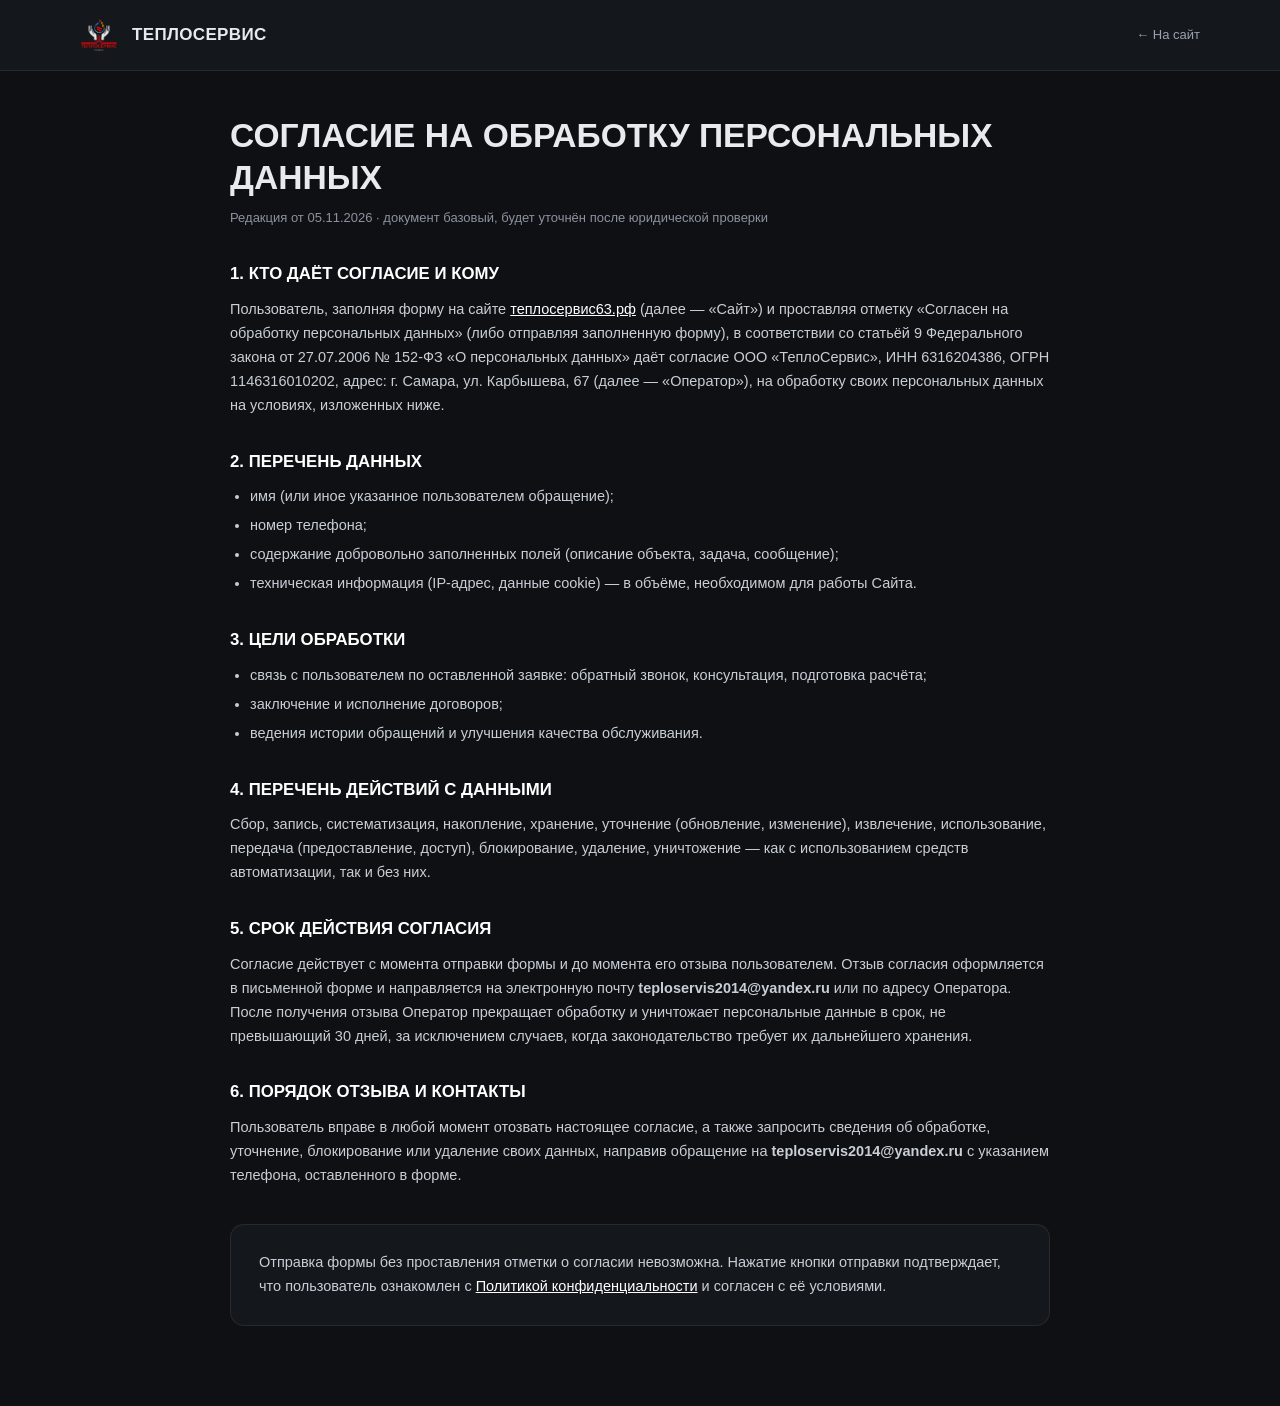
<file: v4/consent.html>
<!DOCTYPE html>
<html lang="ru">
<head>
  <meta charset="UTF-8">
  <meta name="viewport" content="width=device-width, initial-scale=1.0">
  <title>Согласие на обработку персональных данных — ТеплоСервис</title>
  <meta name="robots" content="noindex">
  <link rel="icon" type="image/png" href="assets/logo-192.png">
  <style>
    *{margin:0;padding:0;box-sizing:border-box}
    body{font-family:"Inter",-apple-system,"Segoe UI",Roboto,Arial,sans-serif;background:#0E1013;color:#E7EAEE;line-height:1.65;-webkit-font-smoothing:antialiased}
    .hd{background:#14171C;border-bottom:1px solid rgba(255,255,255,.08)}
    .hd-in{max-width:1160px;margin:0 auto;padding:16px 20px;display:flex;align-items:center;gap:14px}
    .hd img{width:38px;height:38px}
    .hd b{font-size:17px;font-weight:800;letter-spacing:.02em;text-transform:uppercase}
    .hd a{margin-left:auto;font-size:13px;color:#9AA1AC;text-decoration:none}
    .hd a:hover{color:#fff}
    main{max-width:860px;margin:0 auto;padding:44px 20px 80px}
    h1{font-size:clamp(1.5rem,4vw,2.1rem);font-weight:900;text-transform:uppercase;line-height:1.25;margin-bottom:8px}
    .upd{font-size:13px;color:#8B93A0;margin-bottom:32px}
    h2{font-size:1.05rem;font-weight:800;text-transform:uppercase;margin:30px 0 10px;color:#fff}
    p,li{font-size:14.5px;color:#C9CED6}
    ul{padding-left:20px;margin:8px 0}
    li{margin:5px 0}
    a{color:#fff}
    .card{background:#14171C;border:1px solid rgba(255,255,255,.08);border-radius:14px;padding:26px 28px;margin-top:36px}
    .card b{color:#fff}
    @media(max-width:560px){.card{padding:20px 18px}}
  </style>
</head>
<body>
  <header class="hd">
    <div class="hd-in">
      <img src="assets/logo-192.png" alt="ТеплоСервис">
      <b>ТеплоСервис</b>
      <a href="index.html">← На сайт</a>
    </div>
  </header>

  <main>
    <h1>Согласие на обработку персональных данных</h1>
    <p class="upd">Редакция от 05.11.2026 · документ базовый, будет уточнён после юридической проверки</p>

    <h2>1. Кто даёт согласие и кому</h2>
    <p>Пользователь, заполняя форму на сайте <a href="index.html">теплосервис63.рф</a> (далее — «Сайт») и проставляя отметку «Согласен на обработку персональных данных» (либо отправляя заполненную форму), в соответствии со статьёй 9 Федерального закона от 27.07.2006 № 152-ФЗ «О персональных данных» даёт согласие ООО «ТеплоСервис», ИНН 6316204386, ОГРН 1146316010202, адрес: г. Самара, ул. Карбышева, 67 (далее — «Оператор»), на обработку своих персональных данных на условиях, изложенных ниже.</p>

    <h2>2. Перечень данных</h2>
    <ul>
      <li>имя (или иное указанное пользователем обращение);</li>
      <li>номер телефона;</li>
      <li>содержание добровольно заполненных полей (описание объекта, задача, сообщение);</li>
      <li>техническая информация (IP-адрес, данные cookie) — в объёме, необходимом для работы Сайта.</li>
    </ul>

    <h2>3. Цели обработки</h2>
    <ul>
      <li>связь с пользователем по оставленной заявке: обратный звонок, консультация, подготовка расчёта;</li>
      <li>заключение и исполнение договоров;</li>
      <li>ведения истории обращений и улучшения качества обслуживания.</li>
    </ul>

    <h2>4. Перечень действий с данными</h2>
    <p>Сбор, запись, систематизация, накопление, хранение, уточнение (обновление, изменение), извлечение, использование, передача (предоставление, доступ), блокирование, удаление, уничтожение — как с использованием средств автоматизации, так и без них.</p>

    <h2>5. Срок действия согласия</h2>
    <p>Согласие действует с момента отправки формы и до момента его отзыва пользователем. Отзыв согласия оформляется в письменной форме и направляется на электронную почту <b>teploservis2014@yandex.ru</b> или по адресу Оператора. После получения отзыва Оператор прекращает обработку и уничтожает персональные данные в срок, не превышающий 30 дней, за исключением случаев, когда законодательство требует их дальнейшего хранения.</p>

    <h2>6. Порядок отзыва и контакты</h2>
    <p>Пользователь вправе в любой момент отозвать настоящее согласие, а также запросить сведения об обработке, уточнение, блокирование или удаление своих данных, направив обращение на <b>teploservis2014@yandex.ru</b> с указанием телефона, оставленного в форме.</p>

    <div class="card">
      <p>Отправка формы без проставления отметки о согласии невозможна. Нажатие кнопки отправки подтверждает, что пользователь ознакомлен с <a href="privacy.html">Политикой конфиденциальности</a> и согласен с её условиями.</p>
    </div>
  </main>
</body>
</html>
</file>
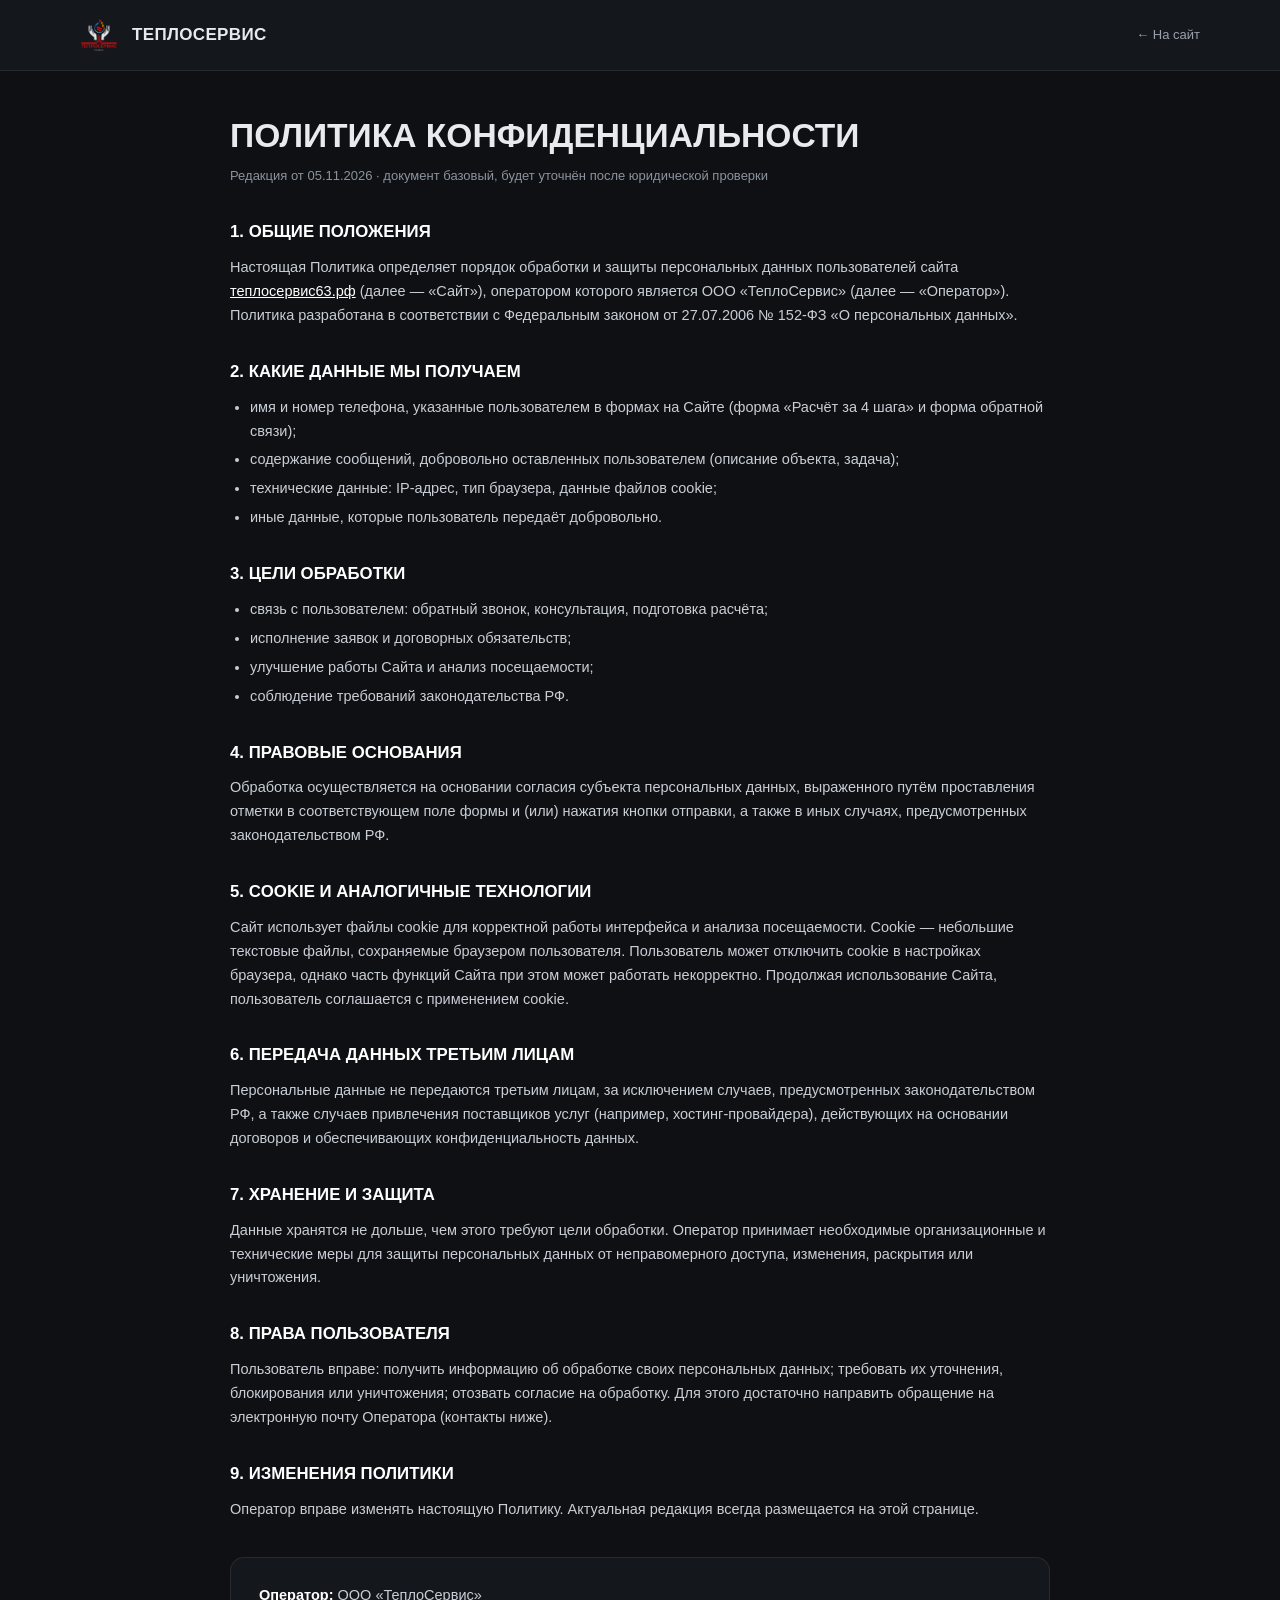
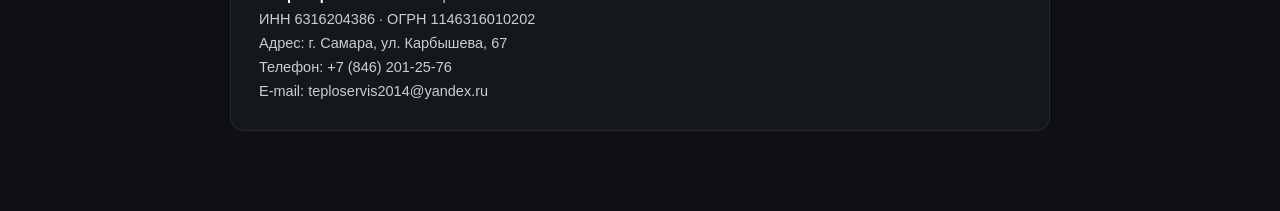
<file: v4/privacy.html>
<!DOCTYPE html>
<html lang="ru">
<head>
  <meta charset="UTF-8">
  <meta name="viewport" content="width=device-width, initial-scale=1.0">
  <title>Политика конфиденциальности — ТеплоСервис</title>
  <meta name="robots" content="noindex">
  <link rel="icon" type="image/png" href="assets/logo-192.png">
  <style>
    *{margin:0;padding:0;box-sizing:border-box}
    body{font-family:"Inter",-apple-system,"Segoe UI",Roboto,Arial,sans-serif;background:#0E1013;color:#E7EAEE;line-height:1.65;-webkit-font-smoothing:antialiased}
    .hd{background:#14171C;border-bottom:1px solid rgba(255,255,255,.08)}
    .hd-in{max-width:1160px;margin:0 auto;padding:16px 20px;display:flex;align-items:center;gap:14px}
    .hd img{width:38px;height:38px}
    .hd b{font-size:17px;font-weight:800;letter-spacing:.02em;text-transform:uppercase}
    .hd a{margin-left:auto;font-size:13px;color:#9AA1AC;text-decoration:none}
    .hd a:hover{color:#fff}
    main{max-width:860px;margin:0 auto;padding:44px 20px 80px}
    h1{font-size:clamp(1.5rem,4vw,2.1rem);font-weight:900;text-transform:uppercase;line-height:1.25;margin-bottom:8px}
    .upd{font-size:13px;color:#8B93A0;margin-bottom:32px}
    h2{font-size:1.05rem;font-weight:800;text-transform:uppercase;margin:30px 0 10px;color:#fff}
    p,li{font-size:14.5px;color:#C9CED6}
    ul{padding-left:20px;margin:8px 0}
    li{margin:5px 0}
    a{color:#fff}
    .card{background:#14171C;border:1px solid rgba(255,255,255,.08);border-radius:14px;padding:26px 28px;margin-top:36px}
    .card b{color:#fff}
    @media(max-width:560px){.card{padding:20px 18px}}
  </style>
</head>
<body>
  <header class="hd">
    <div class="hd-in">
      <img src="assets/logo-192.png" alt="ТеплоСервис">
      <b>ТеплоСервис</b>
      <a href="index.html">← На сайт</a>
    </div>
  </header>

  <main>
    <h1>Политика конфиденциальности</h1>
    <p class="upd">Редакция от 05.11.2026 · документ базовый, будет уточнён после юридической проверки</p>

    <h2>1. Общие положения</h2>
    <p>Настоящая Политика определяет порядок обработки и защиты персональных данных пользователей сайта <a href="index.html">теплосервис63.рф</a> (далее — «Сайт»), оператором которого является ООО «ТеплоСервис» (далее — «Оператор»). Политика разработана в соответствии с Федеральным законом от 27.07.2006 № 152-ФЗ «О персональных данных».</p>

    <h2>2. Какие данные мы получаем</h2>
    <ul>
      <li>имя и номер телефона, указанные пользователем в формах на Сайте (форма «Расчёт за 4 шага» и форма обратной связи);</li>
      <li>содержание сообщений, добровольно оставленных пользователем (описание объекта, задача);</li>
      <li>технические данные: IP-адрес, тип браузера, данные файлов cookie;</li>
      <li>иные данные, которые пользователь передаёт добровольно.</li>
    </ul>

    <h2>3. Цели обработки</h2>
    <ul>
      <li>связь с пользователем: обратный звонок, консультация, подготовка расчёта;</li>
      <li>исполнение заявок и договорных обязательств;</li>
      <li>улучшение работы Сайта и анализ посещаемости;</li>
      <li>соблюдение требований законодательства РФ.</li>
    </ul>

    <h2>4. Правовые основания</h2>
    <p>Обработка осуществляется на основании согласия субъекта персональных данных, выраженного путём проставления отметки в соответствующем поле формы и (или) нажатия кнопки отправки, а также в иных случаях, предусмотренных законодательством РФ.</p>

    <h2>5. Cookie и аналогичные технологии</h2>
    <p>Сайт использует файлы cookie для корректной работы интерфейса и анализа посещаемости. Cookie — небольшие текстовые файлы, сохраняемые браузером пользователя. Пользователь может отключить cookie в настройках браузера, однако часть функций Сайта при этом может работать некорректно. Продолжая использование Сайта, пользователь соглашается с применением cookie.</p>

    <h2>6. Передача данных третьим лицам</h2>
    <p>Персональные данные не передаются третьим лицам, за исключением случаев, предусмотренных законодательством РФ, а также случаев привлечения поставщиков услуг (например, хостинг-провайдера), действующих на основании договоров и обеспечивающих конфиденциальность данных.</p>

    <h2>7. Хранение и защита</h2>
    <p>Данные хранятся не дольше, чем этого требуют цели обработки. Оператор принимает необходимые организационные и технические меры для защиты персональных данных от неправомерного доступа, изменения, раскрытия или уничтожения.</p>

    <h2>8. Права пользователя</h2>
    <p>Пользователь вправе: получить информацию об обработке своих персональных данных; требовать их уточнения, блокирования или уничтожения; отозвать согласие на обработку. Для этого достаточно направить обращение на электронную почту Оператора (контакты ниже).</p>

    <h2>9. Изменения политики</h2>
    <p>Оператор вправе изменять настоящую Политику. Актуальная редакция всегда размещается на этой странице.</p>

    <div class="card">
      <p><b>Оператор:</b> ООО «ТеплоСервис»<br>
      ИНН 6316204386 · ОГРН 1146316010202<br>
      Адрес: г. Самара, ул. Карбышева, 67<br>
      Телефон: +7 (846) 201-25-76<br>
      E-mail: teploservis2014@yandex.ru</p>
    </div>
  </main>
</body>
</html>
</file>
<file: v2/assets/fonts.css>
/* IBM Plex Sans (variable 400–600) + IBM Plex Mono (400, 500), subsets: cyrillic + latin.
   Файлы лежат рядом с этим CSS, поэтому пути относительные — от папки assets/. */
@font-face{font-family:'IBM Plex Sans';font-style:normal;font-weight:400 600;font-display:swap;src:url('plexsans-var-cyrillic.woff2') format('woff2');unicode-range:U+0301,U+0400-045F,U+0490-0491,U+04B0-04B1,U+2116;}
@font-face{font-family:'IBM Plex Sans';font-style:normal;font-weight:400 600;font-display:swap;src:url('plexsans-var-latin.woff2') format('woff2');unicode-range:U+0000-00FF,U+0131,U+0152-0153,U+02BB-02BC,U+02C6,U+02DA,U+02DC,U+0304,U+0308,U+2000-206F,U+20AC,U+2122,U+2191,U+2193,U+2212,U+2215,U+FEFF,U+FFFD;}
@font-face{font-family:'IBM Plex Mono';font-style:normal;font-weight:400;font-display:swap;src:url('plexmono-400-cyrillic.woff2') format('woff2');unicode-range:U+0301,U+0400-045F,U+0490-0491,U+04B0-04B1,U+2116;}
@font-face{font-family:'IBM Plex Mono';font-style:normal;font-weight:400;font-display:swap;src:url('plexmono-400-latin.woff2') format('woff2');unicode-range:U+0000-00FF,U+0131,U+0152-0153,U+02BB-02BC,U+02C6,U+02DA,U+02DC,U+0304,U+0308,U+2000-206F,U+20AC,U+2122,U+2191,U+2193,U+2212,U+2215,U+FEFF,U+FFFD;}
@font-face{font-family:'IBM Plex Mono';font-style:normal;font-weight:500;font-display:swap;src:url('plexmono-500-cyrillic.woff2') format('woff2');unicode-range:U+0301,U+0400-045F,U+0490-0491,U+04B0-04B1,U+2116;}
@font-face{font-family:'IBM Plex Mono';font-style:normal;font-weight:500;font-display:swap;src:url('plexmono-500-latin.woff2') format('woff2');unicode-range:U+0000-00FF,U+0131,U+0152-0153,U+02BB-02BC,U+02C6,U+02DA,U+02DC,U+0304,U+0308,U+2000-206F,U+20AC,U+2122,U+2191,U+2193,U+2212,U+2215,U+FEFF,U+FFFD;}
</file>
